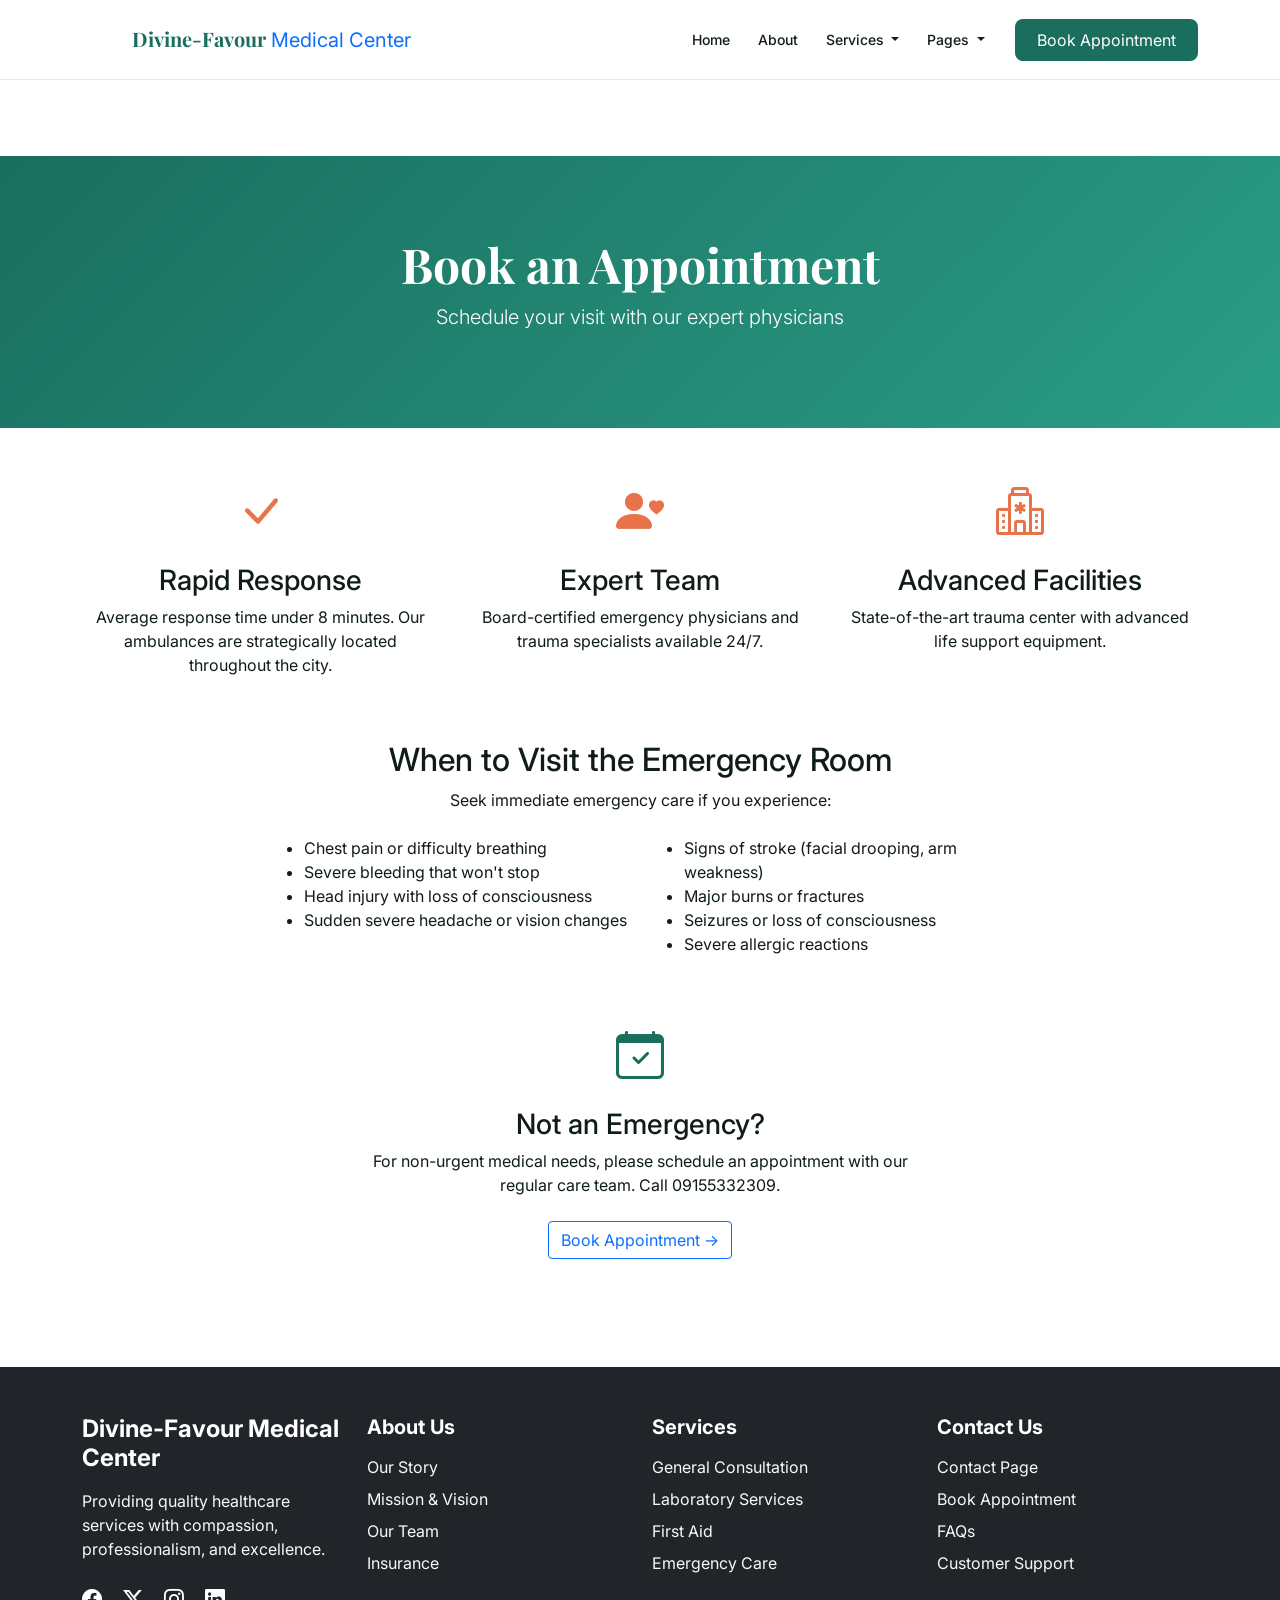
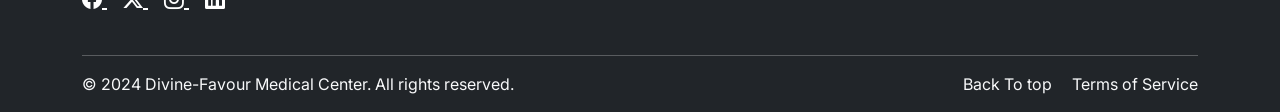
<file: pages/appointment.html>
<!doctype html>
<html lang="en">
  <head>
    <meta charset="UTF-8" />
    <meta name="viewport" content="width=device-width, initial-scale=1.0" />
    <title>Book Appointment - Divine-Favour Medical Center</title>
    <link rel="stylesheet" href="/css/bootstrap.min.css" />
    <link
      href="https://cdn.jsdelivr.net/npm/bootstrap-icons@1.11.3/font/bootstrap-icons.css"
      rel="stylesheet"
    />
    <link
      href="https://fonts.googleapis.com/css2?family=Inter:wght@300;400;500;600;700&family=Playfair+Display:wght@600;700&display=swap"
      rel="stylesheet"
    />
    <link rel="stylesheet" href="../pages/css2/appointment.css" />
  </head>
  <body>
    <!-- Main Navigation Bar -->
    <nav class="main-navbar navbar navbar-expand-lg">
      <div class="container">
        <!-- Brand / Logo -->
        <a class="navbar-brand" href="#">
          <div class="brand-icon">
            <i class="bi bi-heart-pulse-fill"></i>
          </div>
          <div class="brand-text">
            <strong>Divine-Favour</strong>
            <span>Medical Center</span>
          </div>
        </a>

        <!-- Mobile Toggle Button -->
        <button
          class="navbar-toggler"
          type="button"
          data-bs-toggle="collapse"
          data-bs-target="#mainNavbar"
        >
          <span class="navbar-toggler-icon"></span>
        </button>

        <!-- Navigation Links -->
        <div class="collapse navbar-collapse" id="mainNavbar">
          <ul class="navbar-nav ms-auto mb-2 mb-lg-0 align-items-lg-center">
            <!-- Home Link -->
            <li class="nav-item">
              <a class="nav-link nav-link-custom active" href="../index.html"
                >Home</a
              >
            </li>

            <!-- About Link -->
            <li class="nav-item">
              <a class="nav-link nav-link-custom" href="../pages/about.html"
                >About</a
              >
            </li>

            <!-- Services Dropdown -->
            <li class="nav-item dropdown">
              <a
                class="nav-link nav-link-custom dropdown-toggle"
                href="#"
                data-bs-toggle="dropdown"
              >
                Services
              </a>
              <ul class="dropdown-menu dropdown-menu-custom">
                <li>
                  <a class="dropdown-item" href="../pages/medical-checkup.html"
                    ><i class="bi bi-heart-pulse"></i>Medical Checkup</a
                  >
                </li>
                <li>
                  <a class="dropdown-item" href="../pages/emergency-care.html"
                    ><i class="bi bi-truck-front"></i>Emergency Care</a
                  >
                </li>
                <li>
                  <a class="dropdown-item" href="../pages/insurance.html"
                    ><i class="bi bi-shield-check"></i>Insurance</a
                  >
                </li>
                <li>
                  <a class="dropdown-item" href="../pages/appointment.html"
                    ><i class="bi bi-calendar-check"></i>Appointment</a
                  >
                </li>
              </ul>
            </li>

            <!-- Pages Dropdown -->
            <li class="nav-item dropdown">
              <a
                class="nav-link nav-link-custom dropdown-toggle"
                href="#"
                data-bs-toggle="dropdown"
              >
                Pages
              </a>
              <ul class="dropdown-menu dropdown-menu-custom">
                <li>
                  <a class="dropdown-item" href="../pages/faqs.html"
                    ><i class="bi bi-question-circle"></i>FAQs</a
                  >
                </li>
                <li>
                  <a class="dropdown-item" href="../pages/doctors-staff.html"
                    ><i class="bi bi-people"></i>Doctors & Staff</a
                  >
                </li>
                <li>
                  <a class="dropdown-item" href="../pages/profile.html"
                    ><i class="bi bi-person-circle"></i>Profile</a
                  >
                </li>
                <li>
                  <a class="dropdown-item" href="../pages/first-aid.html"
                    ><i class="bi bi-newspaper"></i>First Aid</a
                  >
                </li>
                <li><hr class="dropdown-divider my-1" /></li>
                <li>
                  <a class="dropdown-item" href="../pages/contact.html"
                    ><i class="bi bi-envelope"></i>Contact</a
                  >
                </li>
              </ul>
            </li>
          </ul>

          <!-- Action Buttons -->
          <div class="d-flex gap-2 ms-lg-3 mt-3 mt-lg-0">
            <a href="../pages/appointment.html" class="nav-cta-signup"
              >Book Appointment</a
            >
          </div>
        </div>
      </div>
    </nav>

    <section class="page-header">
      <div class="container text-center">
        <h1 class="page-title">Book an Appointment</h1>
        <p class="lead">Schedule your visit with our expert physicians</p>
      </div>
    </section>

    <section class="container py-5">
      <div class="row g-4">
        <div class="col-md-4">
          <div class="service-card text-center">
            <i
              class="bi bi-check-lg"
              style="font-size: 48px; color: var(--accent)"
            ></i>
            <h3 class="mt-3">Rapid Response</h3>
            <p>
              Average response time under 8 minutes. Our ambulances are
              strategically located throughout the city.
            </p>
          </div>
        </div>
        <div class="col-md-4">
          <div class="service-card text-center">
            <i
              class="bi bi-person-heart"
              style="font-size: 48px; color: var(--accent)"
            ></i>
            <h3 class="mt-3">Expert Team</h3>
            <p>
              Board-certified emergency physicians and trauma specialists
              available 24/7.
            </p>
          </div>
        </div>
        <div class="col-md-4">
          <div class="service-card text-center">
            <i
              class="bi bi-hospital"
              style="font-size: 48px; color: var(--accent)"
            ></i>
            <h3 class="mt-3">Advanced Facilities</h3>
            <p>
              State-of-the-art trauma center with advanced life support
              equipment.
            </p>
          </div>
        </div>
      </div>

      <div class="row mt-5">
        <div class="col-lg-8 mx-auto text-center">
          <h2>When to Visit the Emergency Room</h2>
          <p>Seek immediate emergency care if you experience:</p>
          <div class="row mt-4">
            <div class="col-md-6 text-start">
              <ul>
                <li>Chest pain or difficulty breathing</li>
                <li>Severe bleeding that won't stop</li>
                <li>Head injury with loss of consciousness</li>
                <li>Sudden severe headache or vision changes</li>
              </ul>
            </div>
            <div class="col-md-6 text-start">
              <ul>
                <li>Signs of stroke (facial drooping, arm weakness)</li>
                <li>Major burns or fractures</li>
                <li>Seizures or loss of consciousness</li>
                <li>Severe allergic reactions</li>
              </ul>
            </div>
          </div>
        </div>
      </div>

      <div class="row mt-5">
        <div class="col-md-6 mx-auto">
          <div class="service-card text-center">
            <i
              class="bi bi-calendar-check"
              style="font-size: 48px; color: var(--primary)"
            ></i>
            <h3 class="mt-3">Not an Emergency?</h3>
            <p>
              For non-urgent medical needs, please schedule an appointment with
              our regular care team. Call 09155332309.
            </p>
            <a href="appointment.html" class="btn btn-outline-primary mt-2"
              >Book Appointment →</a
            >
          </div>
        </div>
      </div>
    </section>

    <footer class="footer bg-dark text-white pt-5 pb-3">
      <div class="container">
        <div class="row">
          <!-- Left Section -->
          <div class="col-lg-3 mb-4">
            <h4 class="fw-bold mb-3">Divine-Favour Medical Center</h4>

            <p class="text-light">
              Providing quality healthcare services with compassion,
              professionalism, and excellence.
            </p>

            <!-- Social Media Icons -->
            <div class="mt-4">
              <a
                href="https://facebook.com"
                target="_blank"
                class="text-white me-3 fs-5"
              >
                <i class="bi bi-facebook"></i>
              </a>

              <a
                href="https://twitter.com"
                target="_blank"
                class="text-white me-3 fs-5"
              >
                <i class="bi bi-twitter-x"></i>
              </a>

              <a
                href="https://instagram.com"
                target="_blank"
                class="text-white me-3 fs-5"
              >
                <i class="bi bi-instagram"></i>
              </a>

              <a
                href="https://linkedin.com"
                target="_blank"
                class="text-white fs-5"
              >
                <i class="bi bi-linkedin"></i>
              </a>
            </div>
          </div>

          <!-- About Us -->
          <div class="col-lg-3 col-md-4 mb-4">
            <h5 class="fw-bold mb-3">About Us</h5>

            <ul class="list-unstyled">
              <li class="mb-2">
                <a
                  href="../pages/about.html"
                  class="text-light text-decoration-none"
                >
                  Our Story
                </a>
              </li>

              <li class="mb-2">
                <a
                  href="../pages/emergency-care.html"
                  class="text-light text-decoration-none"
                >
                  Mission & Vision
                </a>
              </li>

              <li class="mb-2">
                <a
                  href="../pages/doctors-staff.html"
                  class="text-light text-decoration-none"
                >
                  Our Team
                </a>
              </li>

              <li>
                <a
                  href="../pages/insurance.html"
                  class="text-light text-decoration-none"
                >
                  Insurance
                </a>
              </li>
            </ul>
          </div>

          <!-- Services -->
          <div class="col-lg-3 col-md-4 mb-4">
            <h5 class="fw-bold mb-3">Services</h5>

            <ul class="list-unstyled">
              <li class="mb-2">
                <a
                  href="../pages/contact.html"
                  class="text-light text-decoration-none"
                >
                  General Consultation
                </a>
              </li>

              <li class="mb-2">
                <a href="../index.html" class="text-light text-decoration-none">
                  Laboratory Services
                </a>
              </li>

              <li class="mb-2">
                <a
                  href="pages/first-aid.html"
                  class="text-light text-decoration-none"
                >
                  First Aid
                </a>
              </li>

              <li>
                <a
                  href="../pages/emergency-care.html"
                  class="text-light text-decoration-none"
                >
                  Emergency Care
                </a>
              </li>
            </ul>
          </div>

          <!-- Contact Us -->
          <div class="col-lg-3 col-md-4 mb-4">
            <h5 class="fw-bold mb-3">Contact Us</h5>

            <ul class="list-unstyled">
              <li class="mb-2">
                <a href="contact.html" class="text-light text-decoration-none">
                  Contact Page
                </a>
              </li>

              <li class="mb-2">
                <a
                  href="pages/appointment.html"
                  class="text-light text-decoration-none"
                >
                  Book Appointment
                </a>
              </li>

              <li class="mb-2">
                <a
                  href="pages/faqs.html"
                  class="text-light text-decoration-none"
                >
                  FAQs
                </a>
              </li>

              <li>
                <a
                  href="pages/contact.html"
                  class="text-light text-decoration-none"
                >
                  Customer Support
                </a>
              </li>
            </ul>
          </div>
        </div>

        <!-- Bottom Footer -->
        <hr class="border-secondary" />

        <div class="row align-items-center">
          <div class="col-md-6">
            <p class="mb-0 text-light">
              © 2024 Divine-Favour Medical Center. All rights reserved.
            </p>
          </div>

          <div class="col-md-6 text-md-end mt-3 mt-md-0">
            <a
              href="../pages/appointment.html"
              class="text-light text-decoration-none me-3"
            >
              Back To top
            </a>

            <a href="#" class="text-light text-decoration-none">
              Terms of Service
            </a>
          </div>
        </div>
      </div>
    </footer>

    <script src="../js/bootstrap.js"></script>
  </body>
</html>
</file>
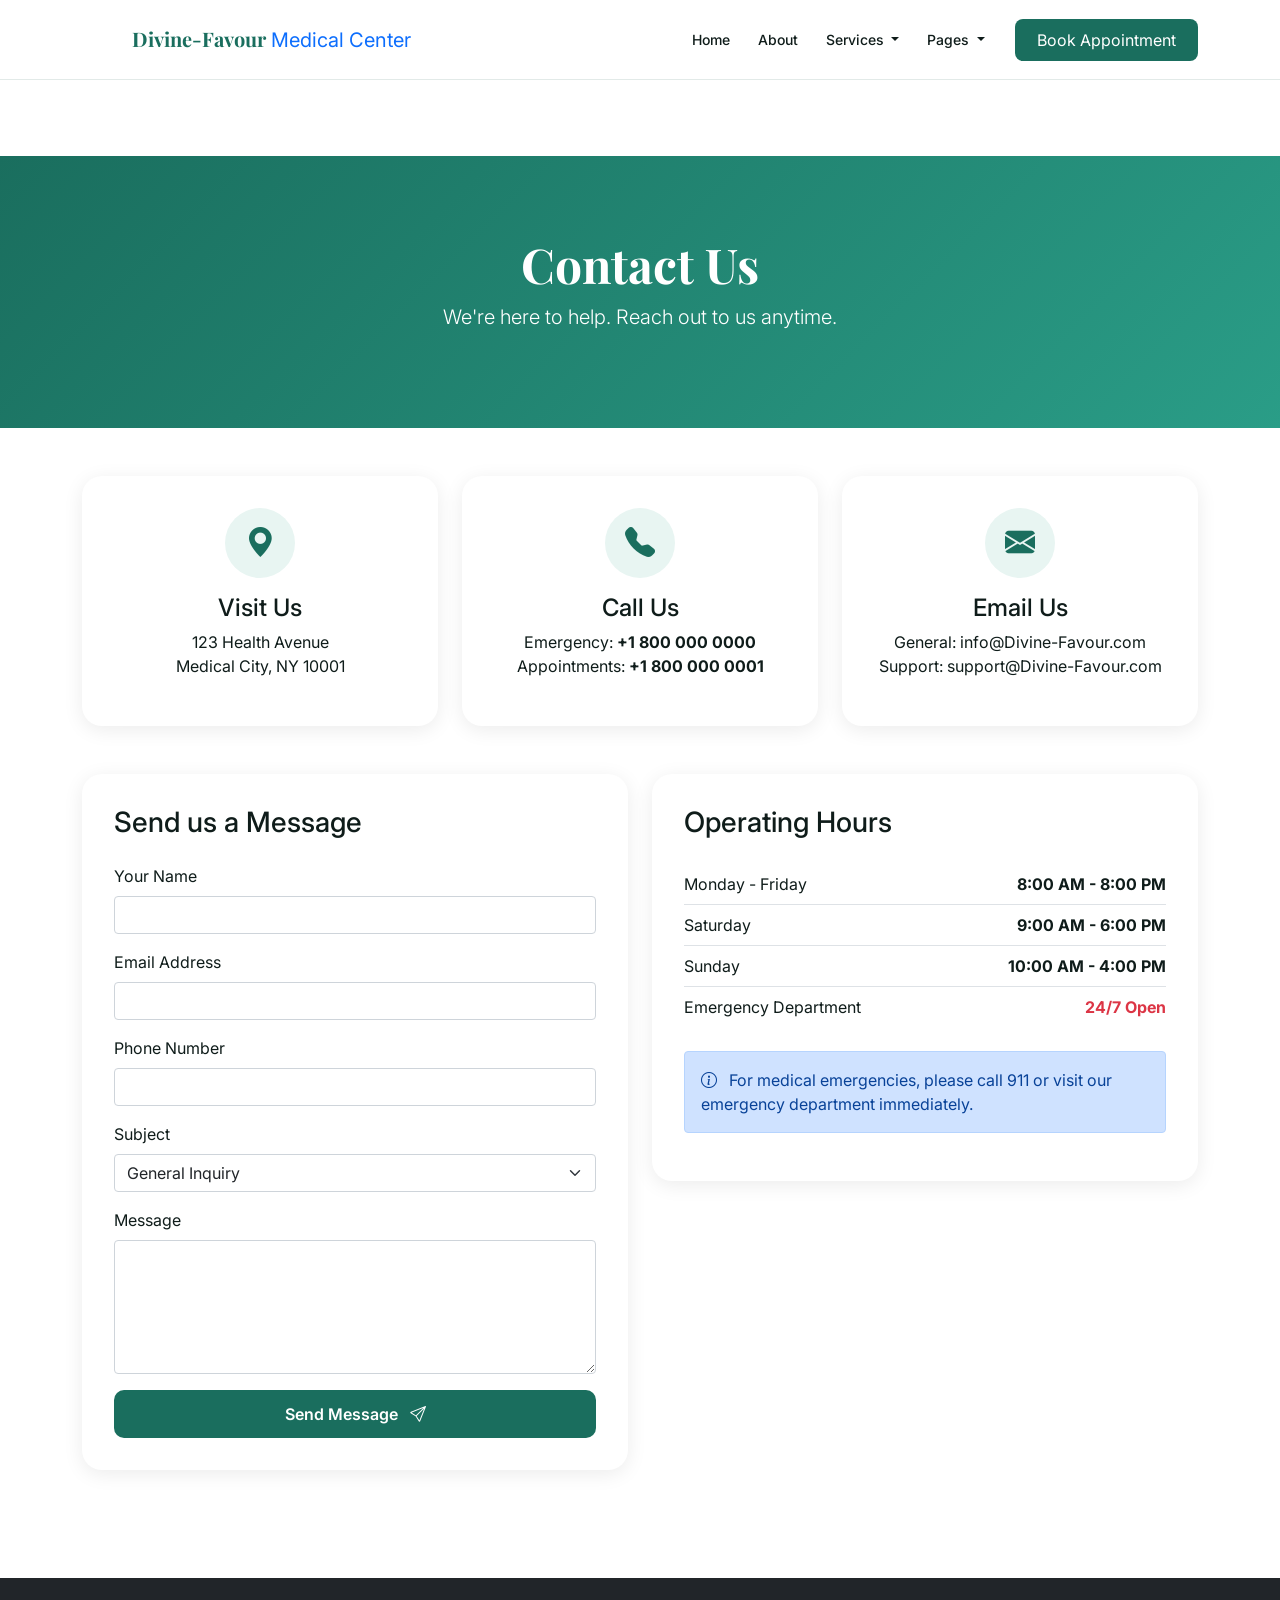
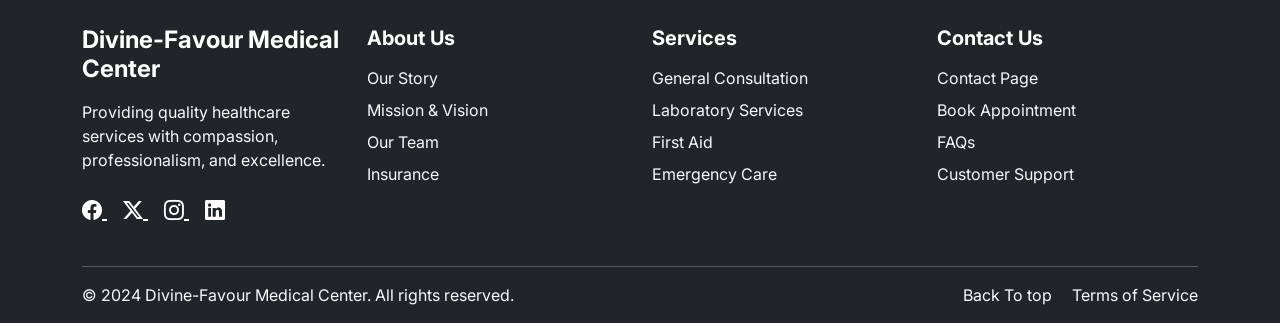
<file: pages/contact.html>
<!doctype html>
<html lang="en">
  <head>
    <meta charset="UTF-8" />
    <meta name="viewport" content="width=device-width, initial-scale=1.0" />
    <title>Contact Us - Divine-Favour Medical Center</title>
    <link rel="stylesheet" href="../css/bootstrap.min.css" />
    <link
      href="https://cdn.jsdelivr.net/npm/bootstrap-icons@1.11.3/font/bootstrap-icons.css"
      rel="stylesheet"
    />
    <link
      href="https://fonts.googleapis.com/css2?family=Inter:wght@300;400;500;600;700&family=Playfair+Display:wght@600;700&display=swap"
      rel="stylesheet"
    />
    <link rel="stylesheet" href="../pages/css2/contact.css" />
  </head>
  <body>
    <!-- Main Navigation Bar -->
    <nav class="main-navbar navbar navbar-expand-lg">
      <div class="container">
        <!-- Brand / Logo -->
        <a class="navbar-brand" href="#">
          <div class="brand-icon">
            <i class="bi bi-heart-pulse-fill"></i>
          </div>
          <div class="brand-text">
            <strong>Divine-Favour</strong>
            <span>Medical Center</span>
          </div>
        </a>

        <!-- Mobile Toggle Button -->
        <button
          class="navbar-toggler"
          type="button"
          data-bs-toggle="collapse"
          data-bs-target="#mainNavbar"
        >
          <span class="navbar-toggler-icon"></span>
        </button>

        <!-- Navigation Links -->
        <div class="collapse navbar-collapse" id="mainNavbar">
          <ul class="navbar-nav ms-auto mb-2 mb-lg-0 align-items-lg-center">
            <!-- Home Link -->
            <li class="nav-item">
              <a class="nav-link nav-link-custom active" href="../index.html"
                >Home</a
              >
            </li>

            <!-- About Link -->
            <li class="nav-item">
              <a class="nav-link nav-link-custom" href="../pages/about.html"
                >About</a
              >
            </li>

            <!-- Services Dropdown -->
            <li class="nav-item dropdown">
              <a
                class="nav-link nav-link-custom dropdown-toggle"
                href="#"
                data-bs-toggle="dropdown"
              >
                Services
              </a>
              <ul class="dropdown-menu dropdown-menu-custom">
                <li>
                  <a class="dropdown-item" href="../pages/medical-checkup.html"
                    ><i class="bi bi-heart-pulse"></i>Medical Checkup</a
                  >
                </li>
                <li>
                  <a class="dropdown-item" href="../pages/emergency-care.html"
                    ><i class="bi bi-truck-front"></i>Emergency Care</a
                  >
                </li>
                <li>
                  <a class="dropdown-item" href="../pages/insurance.html"
                    ><i class="bi bi-shield-check"></i>Insurance</a
                  >
                </li>
                <li>
                  <a class="dropdown-item" href="../pages/appointment.html"
                    ><i class="bi bi-calendar-check"></i>Appointment</a
                  >
                </li>
              </ul>
            </li>

            <!-- Pages Dropdown -->
            <li class="nav-item dropdown">
              <a
                class="nav-link nav-link-custom dropdown-toggle"
                href="#"
                data-bs-toggle="dropdown"
              >
                Pages
              </a>
              <ul class="dropdown-menu dropdown-menu-custom">
                <li>
                  <a class="dropdown-item" href="../pages/faqs.html"
                    ><i class="bi bi-question-circle"></i>FAQs</a
                  >
                </li>
                <li>
                  <a class="dropdown-item" href="../pages/doctors-staff.html"
                    ><i class="bi bi-people"></i>Doctors & Staff</a
                  >
                </li>
                <li>
                  <a class="dropdown-item" href="../pages/profile.html"
                    ><i class="bi bi-person-circle"></i>Profile</a
                  >
                </li>
                <li>
                  <a class="dropdown-item" href="../pages/first-aid.html"
                    ><i class="bi bi-newspaper"></i>First Aid</a
                  >
                </li>
                <li><hr class="dropdown-divider my-1" /></li>
                <li>
                  <a class="dropdown-item" href="../pages/contact.html"
                    ><i class="bi bi-envelope"></i>Contact</a
                  >
                </li>
              </ul>
            </li>
          </ul>

          <!-- Action Buttons -->
          <div class="d-flex gap-2 ms-lg-3 mt-3 mt-lg-0">
            <a href="../pages/appointment.html" class="nav-cta-signup"
              >Book Appointment</a
            >
          </div>
        </div>
      </div>
    </nav>

    <section class="page-header">
      <div class="container text-center">
        <h1 class="page-title">Contact Us</h1>
        <p class="lead">We're here to help. Reach out to us anytime.</p>
      </div>
    </section>

    <section class="container py-5">
      <div class="row g-4 mb-5">
        <div class="col-md-4">
          <div class="contact-info-card">
            <div class="contact-icon"><i class="bi bi-geo-alt-fill"></i></div>
            <h4>Visit Us</h4>
            <p>123 Health Avenue<br />Medical City, NY 10001</p>
          </div>
        </div>
        <div class="col-md-4">
          <div class="contact-info-card">
            <div class="contact-icon"><i class="bi bi-telephone-fill"></i></div>
            <h4>Call Us</h4>
            <p>
              Emergency: <strong>+1 800 000 0000</strong><br />Appointments:
              <strong>+1 800 000 0001</strong>
            </p>
          </div>
        </div>
        <div class="col-md-4">
          <div class="contact-info-card">
            <div class="contact-icon"><i class="bi bi-envelope-fill"></i></div>
            <h4>Email Us</h4>
            <p>
              General: info@Divine-Favour.com<br />Support:
              support@Divine-Favour.com
            </p>
          </div>
        </div>
      </div>

      <div class="row">
        <div class="col-lg-6">
          <div class="contact-form">
            <h3 class="mb-4">Send us a Message</h3>
            <form>
              <div class="mb-3">
                <label class="form-label">Your Name</label>
                <input type="text" class="form-control" required />
              </div>
              <div class="mb-3">
                <label class="form-label">Email Address</label>
                <input type="email" class="form-control" required />
              </div>
              <div class="mb-3">
                <label class="form-label">Phone Number</label>
                <input type="tel" class="form-control" />
              </div>
              <div class="mb-3">
                <label class="form-label">Subject</label>
                <select class="form-select">
                  <option>General Inquiry</option>
                  <option>Appointment Request</option>
                  <option>Medical Question</option>
                  <option>Billing Question</option>
                  <option>Feedback</option>
                </select>
              </div>
              <div class="mb-3">
                <label class="form-label">Message</label>
                <textarea class="form-control" rows="5" required></textarea>
              </div>
              <button type="submit" class="btn-submit">
                Send Message <i class="bi bi-send ms-2"></i>
              </button>
            </form>
          </div>
        </div>
        <div class="col-lg-6">
          <div class="contact-form">
            <h3 class="mb-4">Operating Hours</h3>
            <div class="mb-4">
              <div class="d-flex justify-content-between py-2 border-bottom">
                <span>Monday - Friday</span>
                <strong>8:00 AM - 8:00 PM</strong>
              </div>
              <div class="d-flex justify-content-between py-2 border-bottom">
                <span>Saturday</span>
                <strong>9:00 AM - 6:00 PM</strong>
              </div>
              <div class="d-flex justify-content-between py-2 border-bottom">
                <span>Sunday</span>
                <strong>10:00 AM - 4:00 PM</strong>
              </div>
              <div class="d-flex justify-content-between py-2">
                <span>Emergency Department</span>
                <strong class="text-danger">24/7 Open</strong>
              </div>
            </div>
            <div class="alert alert-primary mt-3">
              <i class="bi bi-info-circle me-2"></i> For medical emergencies,
              please call 911 or visit our emergency department immediately.
            </div>
          </div>
        </div>
      </div>
    </section>

    <footer class="footer bg-dark text-white pt-5 pb-3">
      <div class="container">
        <div class="row">
          <!-- Left Section -->
          <div class="col-lg-3 mb-4">
            <h4 class="fw-bold mb-3">Divine-Favour Medical Center</h4>

            <p class="text-light">
              Providing quality healthcare services with compassion,
              professionalism, and excellence.
            </p>

            <!-- Social Media Icons -->
            <div class="mt-4">
              <a
                href="https://facebook.com"
                target="_blank"
                class="text-white me-3 fs-5"
              >
                <i class="bi bi-facebook"></i>
              </a>

              <a
                href="https://twitter.com"
                target="_blank"
                class="text-white me-3 fs-5"
              >
                <i class="bi bi-twitter-x"></i>
              </a>

              <a
                href="https://instagram.com"
                target="_blank"
                class="text-white me-3 fs-5"
              >
                <i class="bi bi-instagram"></i>
              </a>

              <a
                href="https://linkedin.com"
                target="_blank"
                class="text-white fs-5"
              >
                <i class="bi bi-linkedin"></i>
              </a>
            </div>
          </div>

          <!-- About Us -->
          <div class="col-lg-3 col-md-4 mb-4">
            <h5 class="fw-bold mb-3">About Us</h5>

            <ul class="list-unstyled">
              <li class="mb-2">
                <a
                  href="../pages/about.html"
                  class="text-light text-decoration-none"
                >
                  Our Story
                </a>
              </li>

              <li class="mb-2">
                <a
                  href="../pages/emergency-care.html"
                  class="text-light text-decoration-none"
                >
                  Mission & Vision
                </a>
              </li>

              <li class="mb-2">
                <a
                  href="../pages/doctors-staff.html"
                  class="text-light text-decoration-none"
                >
                  Our Team
                </a>
              </li>

              <li>
                <a
                  href="../pages/insurance.html"
                  class="text-light text-decoration-none"
                >
                  Insurance
                </a>
              </li>
            </ul>
          </div>

          <!-- Services -->
          <div class="col-lg-3 col-md-4 mb-4">
            <h5 class="fw-bold mb-3">Services</h5>

            <ul class="list-unstyled">
              <li class="mb-2">
                <a
                  href="../pages/contact.html"
                  class="text-light text-decoration-none"
                >
                  General Consultation
                </a>
              </li>

              <li class="mb-2">
                <a href="../index.html" class="text-light text-decoration-none">
                  Laboratory Services
                </a>
              </li>

              <li class="mb-2">
                <a
                  href="pages/first-aid.html"
                  class="text-light text-decoration-none"
                >
                  First Aid
                </a>
              </li>

              <li>
                <a
                  href="../pages/emergency-care.html"
                  class="text-light text-decoration-none"
                >
                  Emergency Care
                </a>
              </li>
            </ul>
          </div>

          <!-- Contact Us -->
          <div class="col-lg-3 col-md-4 mb-4">
            <h5 class="fw-bold mb-3">Contact Us</h5>

            <ul class="list-unstyled">
              <li class="mb-2">
                <a href="contact.html" class="text-light text-decoration-none">
                  Contact Page
                </a>
              </li>

              <li class="mb-2">
                <a
                  href="pages/appointment.html"
                  class="text-light text-decoration-none"
                >
                  Book Appointment
                </a>
              </li>

              <li class="mb-2">
                <a
                  href="pages/faqs.html"
                  class="text-light text-decoration-none"
                >
                  FAQs
                </a>
              </li>

              <li>
                <a
                  href="pages/contact.html"
                  class="text-light text-decoration-none"
                >
                  Customer Support
                </a>
              </li>
            </ul>
          </div>
        </div>

        <!-- Bottom Footer -->
        <hr class="border-secondary" />

        <div class="row align-items-center">
          <div class="col-md-6">
            <p class="mb-0 text-light">
              © 2024 Divine-Favour Medical Center. All rights reserved.
            </p>
          </div>

          <div class="col-md-6 text-md-end mt-3 mt-md-0">
            <a
              href="../pages/contact.html"
              class="text-light text-decoration-none me-3"
            >
              Back To top
            </a>

            <a href="#" class="text-light text-decoration-none">
              Terms of Service
            </a>
          </div>
        </div>
      </div>
    </footer>

    <script src="../js/bootstrap.js"></script>
  </body>
</html>
</file>
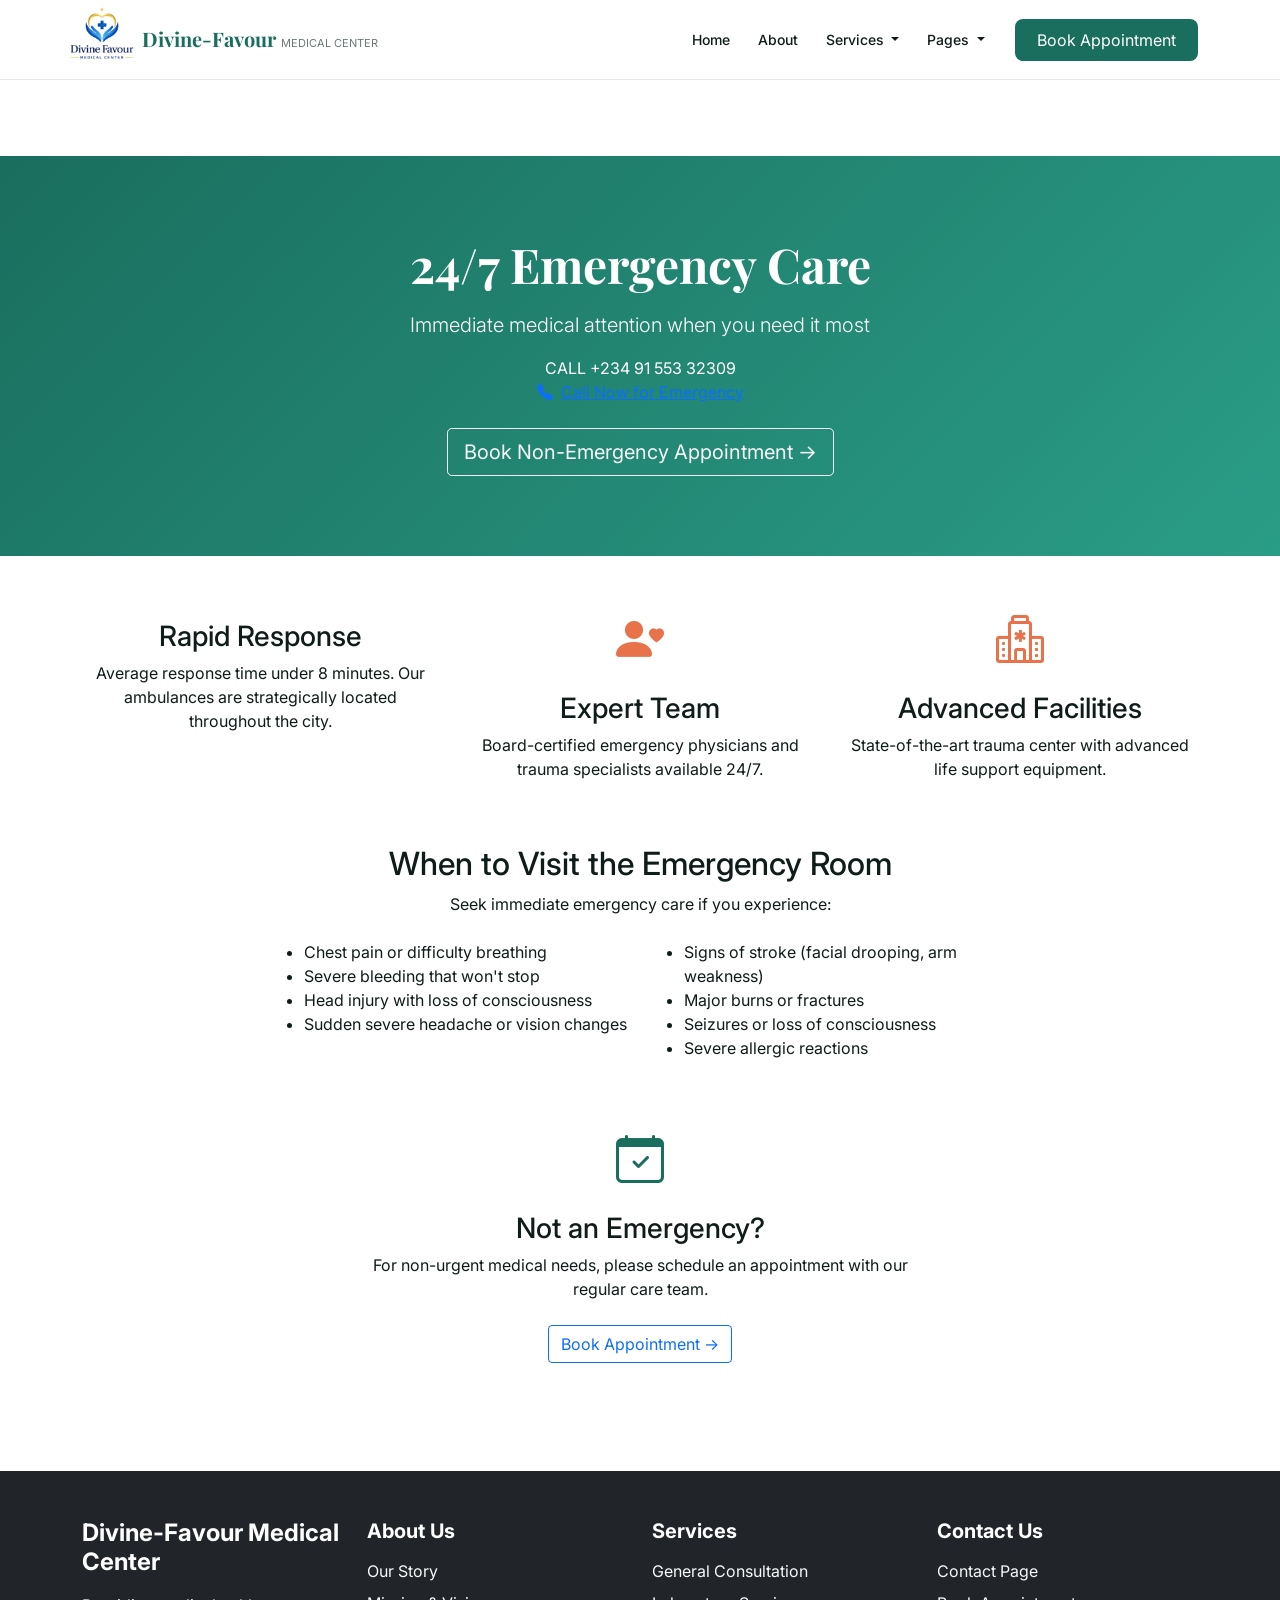
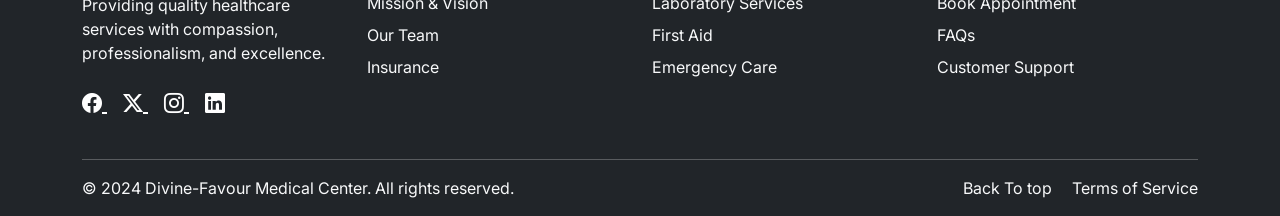
<file: pages/emergency-care.html>
<!doctype html>
<html lang="en">
  <head>
    <meta charset="UTF-8" />
    <meta name="viewport" content="width=device-width, initial-scale=1.0" />
    <title>Emergency Care - Destiny Medical Center</title>

    <link
      rel="stylesheet"
      href="https://cdn.jsdelivr.net/npm/bootstrap-icons@1.13.1/font/bootstrap-icons.min.css"
    />
    <link
      href="https://fonts.googleapis.com/css2?family=Inter:wght@300;400;500;600;700&family=Playfair+Display:wght@600;700&display=swap"
      rel="stylesheet"
    />
    <link rel="stylesheet" href="../css/bootstrap.min.css" />

    <link rel="stylesheet" href="../pages/css2/emergency.css" />
  </head>
  <body>
    <!-- Main Navigation Bar -->
    <nav class="main-navbar navbar navbar-expand-lg">
      <div class="container">
        <!-- Brand / Logo -->
        <a class="navbar-brand" href="../index.html">
          <div class="brand-icon">
            <img
              src="../logo/ChatGPT Image May 13, 2026, 05_31_06 PM.png"
              width="130px"
            />
          </div>
          <br />

          <div class="brand-text">
            <strong>Divine-Favour</strong>
            <span>Medical Center</span>
          </div>
        </a>

        <!-- Mobile Toggle Button -->
        <button
          class="navbar-toggler"
          type="button"
          data-bs-toggle="collapse"
          data-bs-target="#mainNavbar"
        >
          <span class="navbar-toggler-icon"></span>
        </button>

        <!-- Navigation Links -->
        <div class="collapse navbar-collapse" id="mainNavbar">
          <ul class="navbar-nav ms-auto mb-2 mb-lg-0 align-items-lg-center">
            <!-- Home Link -->
            <li class="nav-item">
              <a class="nav-link nav-link-custom a ctive" href="../index.html"
                >Home</a
              >
            </li>

            <!-- About Link -->
            <li class="nav-item">
              <a class="nav-link nav-link-custom" href="../pages/about.html"
                >About</a
              >
            </li>

            <!-- Services Dropdown -->
            <li class="nav-item dropdown">
              <a
                class="nav-link nav-link-custom dropdown-toggle"
                href="#"
                data-bs-toggle="dropdown"
              >
                Services
              </a>
              <ul class="dropdown-menu dropdown-menu-custom">
                <li>
                  <a class="dropdown-item" href="../pages/medical-checkup.html"
                    ><i class="bi bi-heart-pulse"></i>Medical Checkup</a
                  >
                </li>
                <li>
                  <a class="dropdown-item" href="../pages/emergency-care.html"
                    ><i class="bi bi-truck-front"></i>Emergency Care</a
                  >
                </li>
                <li>
                  <a class="dropdown-item" href="../pages/insurance.html"
                    ><i class="bi bi-shield-check"></i>Insurance</a
                  >
                </li>
                <li>
                  <a class="dropdown-item" href="../pages/appointment.html"
                    ><i class="bi bi-calendar-check"></i>Appointment</a
                  >
                </li>
              </ul>
            </li>

            <!-- Pages Dropdown -->
            <li class="nav-item dropdown">
              <a
                class="nav-link nav-link-custom dropdown-toggle"
                href="#"
                data-bs-toggle="dropdown"
              >
                Pages
              </a>
              <ul class="dropdown-menu dropdown-menu-custom">
                <li>
                  <a class="dropdown-item" href="../pages/faqs.html"
                    ><i class="bi bi-question-circle"></i>FAQs</a
                  >
                </li>
                <li>
                  <a class="dropdown-item" href="../pages/doctors-staff.html"
                    ><i class="bi bi-people"></i>Doctors & Staff</a
                  >
                </li>
                <li>
                  <a class="dropdown-item" href="../pages/profile.html"
                    ><i class="bi bi-person-circle"></i>Profile</a
                  >
                </li>
                <li>
                  <a class="dropdown-item" href="#"
                    ><i class="bi bi-newspaper"></i>Blog</a
                  >
                </li>
                <li><hr class="dropdown-divider my-1" /></li>
                <li>
                  <a class="dropdown-item" href="../pages/contact.html"
                    ><i class="bi bi-envelope"></i>Contact</a
                  >
                </li>
              </ul>
            </li>
          </ul>

          <!-- Action Buttons -->
          <div class="d-flex gap-2 ms-lg-3 mt-3 mt-lg-0">
            <a href="../pages/appointment.html" class="nav-cta-signup"
              >Book Appointment</a
            >
          </div>
        </div>
      </div>
    </nav>

    <section class="page-header">
      <div class="container text-center">
        <h1 class="page-title">24/7 Emergency Care</h1>
        <p class="lead">Immediate medical attention when you need it most</p>
        <div class="emergency-number">CALL +234 91 553 32309</div>
        <a href="tel:+2349155332309" class="btn-call"
          ><i class="bi bi-telephone-fill me-2"></i>Call Now for Emergency</a
        >
        <div class="mt-4">
          <a href="appointment.html" class="btn btn-outline-light btn-lg"
            >Book Non-Emergency Appointment →</a
          >
        </div>
      </div>
    </section>

    <section class="container py-5">
      <div class="row g-4">
        <div class="col-md-4">
          <div class="service-card text-center">
            <i
              class="bi bi-ambulance"
              style="font-size: 48px; color: var(--accent)"
            ></i>
            <h3 class="mt-3">Rapid Response</h3>
            <p>
              Average response time under 8 minutes. Our ambulances are
              strategically located throughout the city.
            </p>
          </div>
        </div>
        <div class="col-md-4">
          <div class="service-card text-center">
            <i
              class="bi bi-person-heart"
              style="font-size: 48px; color: var(--accent)"
            ></i>
            <h3 class="mt-3">Expert Team</h3>
            <p>
              Board-certified emergency physicians and trauma specialists
              available 24/7.
            </p>
          </div>
        </div>
        <div class="col-md-4">
          <div class="service-card text-center">
            <i
              class="bi bi-hospital"
              style="font-size: 48px; color: var(--accent)"
            ></i>
            <h3 class="mt-3">Advanced Facilities</h3>
            <p>
              State-of-the-art trauma center with advanced life support
              equipment.
            </p>
          </div>
        </div>
      </div>

      <div class="row mt-5">
        <div class="col-lg-8 mx-auto text-center">
          <h2>When to Visit the Emergency Room</h2>
          <p>Seek immediate emergency care if you experience:</p>
          <div class="row mt-4">
            <div class="col-md-6 text-start">
              <ul>
                <li>Chest pain or difficulty breathing</li>
                <li>Severe bleeding that won't stop</li>
                <li>Head injury with loss of consciousness</li>
                <li>Sudden severe headache or vision changes</li>
              </ul>
            </div>
            <div class="col-md-6 text-start">
              <ul>
                <li>Signs of stroke (facial drooping, arm weakness)</li>
                <li>Major burns or fractures</li>
                <li>Seizures or loss of consciousness</li>
                <li>Severe allergic reactions</li>
              </ul>
            </div>
          </div>
        </div>
      </div>

      <div class="row mt-5">
        <div class="col-md-6 mx-auto">
          <div class="service-card text-center">
            <i
              class="bi bi-calendar-check"
              style="font-size: 48px; color: var(--primary)"
            ></i>
            <h3 class="mt-3">Not an Emergency?</h3>
            <p>
              For non-urgent medical needs, please schedule an appointment with
              our regular care team.
            </p>
            <a href="appointment.html" class="btn btn-outline-primary mt-2"
              >Book Appointment →</a
            >
          </div>
        </div>
      </div>
    </section>

    <footer class="footer bg-dark text-white pt-5 pb-3">
      <div class="container">
        <div class="row">
          <!-- Left Section -->
          <div class="col-lg-3 mb-4">
            <h4 class="fw-bold mb-3">Divine-Favour Medical Center</h4>

            <p class="text-light">
              Providing quality healthcare services with compassion,
              professionalism, and excellence.
            </p>

            <!-- Social Media Icons -->
            <div class="mt-4">
              <a
                href="https://facebook.com"
                target="_blank"
                class="text-white me-3 fs-5"
              >
                <i class="bi bi-facebook"></i>
              </a>

              <a
                href="https://twitter.com"
                target="_blank"
                class="text-white me-3 fs-5"
              >
                <i class="bi bi-twitter-x"></i>
              </a>

              <a
                href="https://instagram.com"
                target="_blank"
                class="text-white me-3 fs-5"
              >
                <i class="bi bi-instagram"></i>
              </a>

              <a
                href="https://linkedin.com"
                target="_blank"
                class="text-white fs-5"
              >
                <i class="bi bi-linkedin"></i>
              </a>
            </div>
          </div>

          <!-- About Us -->
          <div class="col-lg-3 col-md-4 mb-4">
            <h5 class="fw-bold mb-3">About Us</h5>

            <ul class="list-unstyled">
              <li class="mb-2">
                <a
                  href="../pages/about.html"
                  class="text-light text-decoration-none"
                >
                  Our Story
                </a>
              </li>

              <li class="mb-2">
                <a
                  href="../pages/emergency-care.html"
                  class="text-light text-decoration-none"
                >
                  Mission & Vision
                </a>
              </li>

              <li class="mb-2">
                <a
                  href="../pages/doctors-staff.html"
                  class="text-light text-decoration-none"
                >
                  Our Team
                </a>
              </li>

              <li>
                <a
                  href="../pages/insurance.html"
                  class="text-light text-decoration-none"
                >
                  Insurance
                </a>
              </li>
            </ul>
          </div>

          <!-- Services -->
          <div class="col-lg-3 col-md-4 mb-4">
            <h5 class="fw-bold mb-3">Services</h5>

            <ul class="list-unstyled">
              <li class="mb-2">
                <a
                  href="../pages/contact.html"
                  class="text-light text-decoration-none"
                >
                  General Consultation
                </a>
              </li>

              <li class="mb-2">
                <a href="../index.html" class="text-light text-decoration-none">
                  Laboratory Services
                </a>
              </li>

              <li class="mb-2">
                <a
                  href="pages/first-aid.html"
                  class="text-light text-decoration-none"
                >
                  First Aid
                </a>
              </li>

              <li>
                <a
                  href="../pages/emergency-care.html"
                  class="text-light text-decoration-none"
                >
                  Emergency Care
                </a>
              </li>
            </ul>
          </div>

          <!-- Contact Us -->
          <div class="col-lg-3 col-md-4 mb-4">
            <h5 class="fw-bold mb-3">Contact Us</h5>

            <ul class="list-unstyled">
              <li class="mb-2">
                <a href="contact.html" class="text-light text-decoration-none">
                  Contact Page
                </a>
              </li>

              <li class="mb-2">
                <a
                  href="pages/appointment.html"
                  class="text-light text-decoration-none"
                >
                  Book Appointment
                </a>
              </li>

              <li class="mb-2">
                <a
                  href="pages/faqs.html"
                  class="text-light text-decoration-none"
                >
                  FAQs
                </a>
              </li>

              <li>
                <a
                  href="pages/contact.html"
                  class="text-light text-decoration-none"
                >
                  Customer Support
                </a>
              </li>
            </ul>
          </div>
        </div>

        <!-- Bottom Footer -->
        <hr class="border-secondary" />

        <div class="row align-items-center">
          <div class="col-md-6">
            <p class="mb-0 text-light">
              © 2024 Divine-Favour Medical Center. All rights reserved.
            </p>
          </div>

          <div class="col-md-6 text-md-end mt-3 mt-md-0">
            <a
              href="../pages/emergency-care.html"
              class="text-light text-decoration-none me-3"
            >
              Back To top
            </a>

            <a href="#" class="text-light text-decoration-none">
              Terms of Service
            </a>
          </div>
        </div>
      </div>
    </footer>

    <script src="../js/bootstrap.js"></script>
  </body>
</html>
</file>
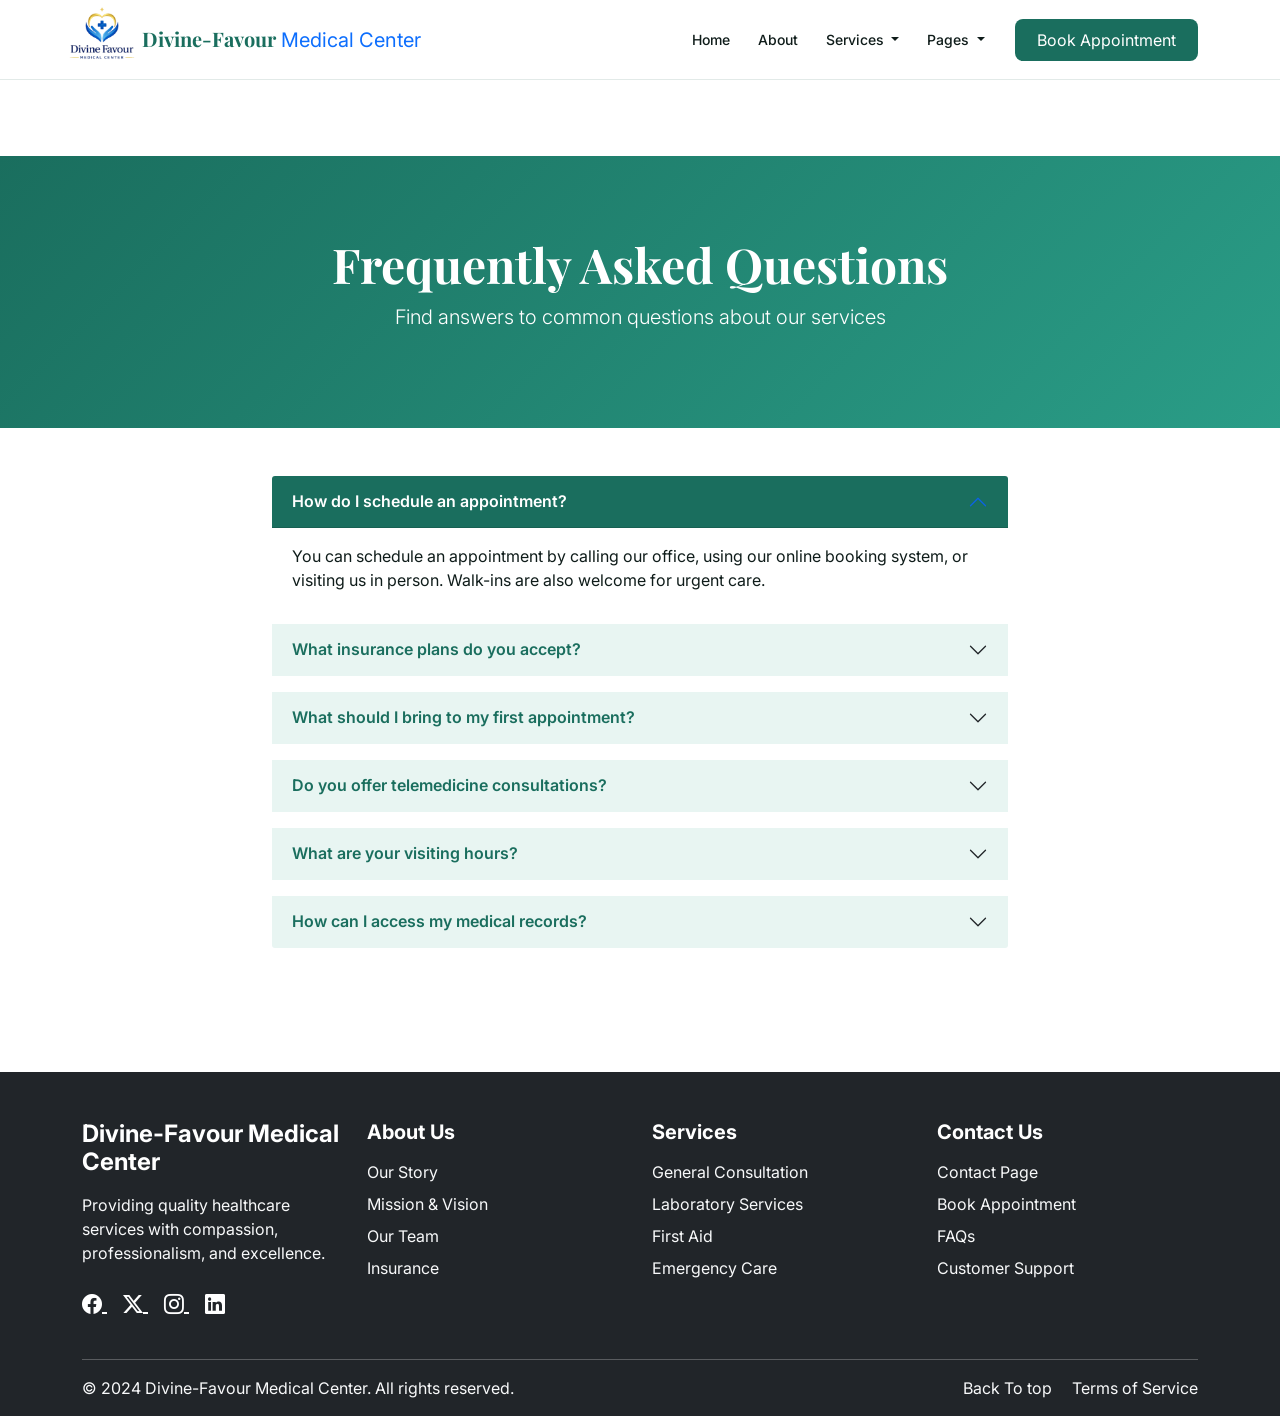
<file: pages/faqs.html>
<!doctype html>
<html lang="en">
  <head>
    <meta charset="UTF-8" />
    <meta name="viewport" content="width=device-width, initial-scale=1.0" />
    <title>FAQs - Divine-Favour Medical Center</title>
    <link
      rel="stylesheet"
      href="https://cdn.jsdelivr.net/npm/bootstrap-icons@1.13.1/font/bootstrap-icons.min.css"
    />

    <link
      href="https://fonts.googleapis.com/css2?family=Inter:wght@300;400;500;600;700&family=Playfair+Display:wght@600;700&display=swap"
      rel="stylesheet"
    />
    <link rel="stylesheet" href="/css/bootstrap.min.css" />
    <link rel="stylesheet" href="../pages/css2/faq.css" />
  </head>
  <body>
    <!-- Main Navigation Bar -->
    <nav class="main-navbar navbar navbar-expand-lg">
      <div class="container">
       <!-- Brand / Logo -->
        <a class="navbar-brand" href="../index.html">
          <div class="brand-icon">
         <img src="/logo/ChatGPT Image May 13, 2026, 05_31_06 PM.png" width="130px">
          </div> <br>
          
          <div class="brand-text">
            <strong>Divine-Favour</strong>
            <span>Medical Center</span>
          </div>
        </a>

        <!-- Mobile Toggle Button -->
        <button
          class="navbar-toggler"
          type="button"
          data-bs-toggle="collapse"
          data-bs-target="#mainNavbar"
        >
          <span class="navbar-toggler-icon"></span>
        </button>

        <!-- Navigation Links -->
        <div class="collapse navbar-collapse" id="mainNavbar">
          <ul class="navbar-nav ms-auto mb-2 mb-lg-0 align-items-lg-center">
            <!-- Home Link -->
            <li class="nav-item">
              <a class="nav-link nav-link-custom active" href="../index.html"
                >Home</a
              >
            </li>

            <!-- About Link -->
            <li class="nav-item">
              <a class="nav-link nav-link-custom" href="../pages/about.html"
                >About</a
              >
            </li>

            <!-- Services Dropdown -->
            <li class="nav-item dropdown">
              <a
                class="nav-link nav-link-custom dropdown-toggle"
                href="#"
                data-bs-toggle="dropdown"
              >
                Services
              </a>
              <ul class="dropdown-menu dropdown-menu-custom">
                <li>
                  <a class="dropdown-item" href="../pages/medical-checkup.html"
                    ><i class="bi bi-heart-pulse"></i>Medical Checkup</a
                  >
                </li>
                <li>
                  <a class="dropdown-item" href="../pages/emergency-care.html"
                    ><i class="bi bi-truck-front"></i>Emergency Care</a
                  >
                </li>
                <li>
                  <a class="dropdown-item" href="../pages/insurance.html"
                    ><i class="bi bi-shield-check"></i>Insurance</a
                  >
                </li>
                <li>
                  <a class="dropdown-item" href="../pages/appointment.html"
                    ><i class="bi bi-calendar-check"></i>Appointment</a
                  >
                </li>
              </ul>
            </li>

            <!-- Pages Dropdown -->
            <li class="nav-item dropdown">
              <a
                class="nav-link nav-link-custom dropdown-toggle"
                href="#"
                data-bs-toggle="dropdown"
              >
                Pages
              </a>
              <ul class="dropdown-menu dropdown-menu-custom">
                <li>
                  <a class="dropdown-item" href="../pages/faqs.html"
                    ><i class="bi bi-question-circle"></i>FAQs</a
                  >
                </li>
                <li>
                  <a class="dropdown-item" href="../pages/doctors-staff.html"
                    ><i class="bi bi-people"></i>Doctors & Staff</a
                  >
                </li>
                <li>
                  <a class="dropdown-item" href="../pages/profile.html"
                    ><i class="bi bi-person-circle"></i>Profile</a
                  >
                </li>
                <li>
                  <a class="dropdown-item" href="../pages/first-aid.html"
                    ><i class="bi bi-newspaper"></i>First Aid</a
                  >
                </li>
                <li><hr class="dropdown-divider my-1" /></li>
                <li>
                  <a class="dropdown-item" href="../pages/contact.html"
                    ><i class="bi bi-envelope"></i>Contact</a
                  >
                </li>
              </ul>
            </li>
          </ul>

          <!-- Action Buttons -->
          <div class="d-flex gap-2 ms-lg-3 mt-3 mt-lg-0">
            <a href="../pages/appointment.html" class="nav-cta-signup"
              >Book Appointment</a
            >
          </div>
        </div>
      </div>
    </nav>

    <section class="page-header">
      <div class="container text-center">
        <h1 class="page-title">Frequently Asked Questions</h1>
        <p class="lead">Find answers to common questions about our services</p>
      </div>
    </section>

    <section class="container py-5">
      <div class="row">
        <div class="col-lg-8 mx-auto">
          <div class="accordion" id="faqAccordion">
            <div class="accordion-item mb-3 border-0">
              <h2 class="accordion-header">
                <button
                  class="accordion-button"
                  type="button"
                  data-bs-toggle="collapse"
                  data-bs-target="#faq1"
                >
                  How do I schedule an appointment?
                </button>
              </h2>
              <div
                id="faq1"
                class="accordion-collapse collapse show"
                data-bs-parent="#faqAccordion"
              >
                <div class="accordion-body">
                  You can schedule an appointment by calling our office, using
                  our online booking system, or visiting us in person. Walk-ins
                  are also welcome for urgent care.
                </div>
              </div>
            </div>

            <div class="accordion-item mb-3 border-0">
              <h2 class="accordion-header">
                <button
                  class="accordion-button collapsed"
                  type="button"
                  data-bs-toggle="collapse"
                  data-bs-target="#faq2"
                >
                  What insurance plans do you accept?
                </button>
              </h2>
              <div
                id="faq2"
                class="accordion-collapse collapse"
                data-bs-parent="#faqAccordion"
              >
                <div class="accordion-body">
                  We accept most major insurance plans including Medicare,
                  Medicaid, Blue Cross Blue Shield, Aetna, Cigna, and
                  UnitedHealthcare. Please contact our office to verify your
                  specific plan.
                </div>
              </div>
            </div>

            <div class="accordion-item mb-3 border-0">
              <h2 class="accordion-header">
                <button
                  class="accordion-button collapsed"
                  type="button"
                  data-bs-toggle="collapse"
                  data-bs-target="#faq3"
                >
                  What should I bring to my first appointment?
                </button>
              </h2>
              <div
                id="faq3"
                class="accordion-collapse collapse"
                data-bs-parent="#faqAccordion"
              >
                <div class="accordion-body">
                  Please bring your insurance card, photo ID, list of current
                  medications, relevant medical records, and completed new
                  patient forms (available on our website).
                </div>
              </div>
            </div>

            <div class="accordion-item mb-3 border-0">
              <h2 class="accordion-header">
                <button
                  class="accordion-button collapsed"
                  type="button"
                  data-bs-toggle="collapse"
                  data-bs-target="#faq4"
                >
                  Do you offer telemedicine consultations?
                </button>
              </h2>
              <div
                id="faq4"
                class="accordion-collapse collapse"
                data-bs-parent="#faqAccordion"
              >
                <div class="accordion-body">
                  Yes, we offer virtual consultations for non-emergency
                  conditions. Telemedicine appointments can be scheduled through
                  our patient portal.
                </div>
              </div>
            </div>

            <div class="accordion-item mb-3 border-0">
              <h2 class="accordion-header">
                <button
                  class="accordion-button collapsed"
                  type="button"
                  data-bs-toggle="collapse"
                  data-bs-target="#faq5"
                >
                  What are your visiting hours?
                </button>
              </h2>
              <div
                id="faq5"
                class="accordion-collapse collapse"
                data-bs-parent="#faqAccordion"
              >
                <div class="accordion-body">
                  Our regular hours are Monday-Saturday, 8:00 AM to 6:00 PM. The
                  emergency department is open 24/7 for urgent medical needs.
                </div>
              </div>
            </div>

            <div class="accordion-item mb-3 border-0">
              <h2 class="accordion-header">
                <button
                  class="accordion-button collapsed"
                  type="button"
                  data-bs-toggle="collapse"
                  data-bs-target="#faq6"
                >
                  How can I access my medical records?
                </button>
              </h2>
              <div
                id="faq6"
                class="accordion-collapse collapse"
                data-bs-parent="#faqAccordion"
              >
                <div class="accordion-body">
                  You can access your medical records through our secure patient
                  portal. You may also request physical copies from our medical
                  records department.
                </div>
              </div>
            </div>
          </div>
        </div>
      </div>
    </section>

    <footer class="footer bg-dark text-white pt-5 pb-3">
      <div class="container">
        <div class="row">
          <!-- Left Section -->
          <div class="col-lg-3 mb-4">
            <h4 class="fw-bold mb-3">Divine-Favour Medical Center</h4>

            <p class="text-light">
              Providing quality healthcare services with compassion,
              professionalism, and excellence.
            </p>

            <!-- Social Media Icons -->
            <div class="mt-4">
              <a
                href="https://facebook.com"
                target="_blank"
                class="text-white me-3 fs-5"
              >
                <i class="bi bi-facebook"></i>
              </a>

              <a
                href="https://twitter.com"
                target="_blank"
                class="text-white me-3 fs-5"
              >
                <i class="bi bi-twitter-x"></i>
              </a>

              <a
                href="https://instagram.com"
                target="_blank"
                class="text-white me-3 fs-5"
              >
                <i class="bi bi-instagram"></i>
              </a>

              <a
                href="https://linkedin.com"
                target="_blank"
                class="text-white fs-5"
              >
                <i class="bi bi-linkedin"></i>
              </a>
            </div>
          </div>

          <!-- About Us -->
          <div class="col-lg-3 col-md-4 mb-4">
            <h5 class="fw-bold mb-3">About Us</h5>

            <ul class="list-unstyled">
              <li class="mb-2">
                <a
                  href="../pages/about.html"
                  class="text-light text-decoration-none"
                >
                  Our Story
                </a>
              </li>

              <li class="mb-2">
                <a
                  href="../pages/emergency-care.html"
                  class="text-light text-decoration-none"
                >
                  Mission & Vision
                </a>
              </li>

              <li class="mb-2">
                <a
                  href="../pages/doctors-staff.html"
                  class="text-light text-decoration-none"
                >
                  Our Team
                </a>
              </li>

              <li>
                <a
                  href="../pages/insurance.html"
                  class="text-light text-decoration-none"
                >
                  Insurance
                </a>
              </li>
            </ul>
          </div>

          <!-- Services -->
          <div class="col-lg-3 col-md-4 mb-4">
            <h5 class="fw-bold mb-3">Services</h5>

            <ul class="list-unstyled">
              <li class="mb-2">
                <a
                  href="../pages/contact.html"
                  class="text-light text-decoration-none"
                >
                  General Consultation
                </a>
              </li>

              <li class="mb-2">
                <a href="../index.html" class="text-light text-decoration-none">
                  Laboratory Services
                </a>
              </li>

              <li class="mb-2">
                <a
                  href="pages/first-aid.html"
                  class="text-light text-decoration-none"
                >
                  First Aid
                </a>
              </li>

              <li>
                <a
                  href="../pages/emergency-care.html"
                  class="text-light text-decoration-none"
                >
                  Emergency Care
                </a>
              </li>
            </ul>
          </div>

          <!-- Contact Us -->
          <div class="col-lg-3 col-md-4 mb-4">
            <h5 class="fw-bold mb-3">Contact Us</h5>

            <ul class="list-unstyled">
              <li class="mb-2">
                <a href="contact.html" class="text-light text-decoration-none">
                  Contact Page
                </a>
              </li>

              <li class="mb-2">
                <a
                  href="pages/appointment.html"
                  class="text-light text-decoration-none"
                >
                  Book Appointment
                </a>
              </li>

              <li class="mb-2">
                <a
                  href="pages/faqs.html"
                  class="text-light text-decoration-none"
                >
                  FAQs
                </a>
              </li>

              <li>
                <a
                  href="pages/contact.html"
                  class="text-light text-decoration-none"
                >
                  Customer Support
                </a>
              </li>
            </ul>
          </div>
        </div>

        <!-- Bottom Footer -->
        <hr class="border-secondary" />

        <div class="row align-items-center">
          <div class="col-md-6">
            <p class="mb-0 text-light">
              © 2024 Divine-Favour Medical Center. All rights reserved.
            </p>
          </div>

          <div class="col-md-6 text-md-end mt-3 mt-md-0">
            <a
              href="../pages/faqs.html"
              class="text-light text-decoration-none me-3"
            >
              Back To top
            </a>

            <a href="#" class="text-light text-decoration-none">
              Terms of Service
            </a>
          </div>
        </div>
      </div>
    </footer>

    <script src="../js/bootstrap.js"></script>
  </body>
</html>
</file>
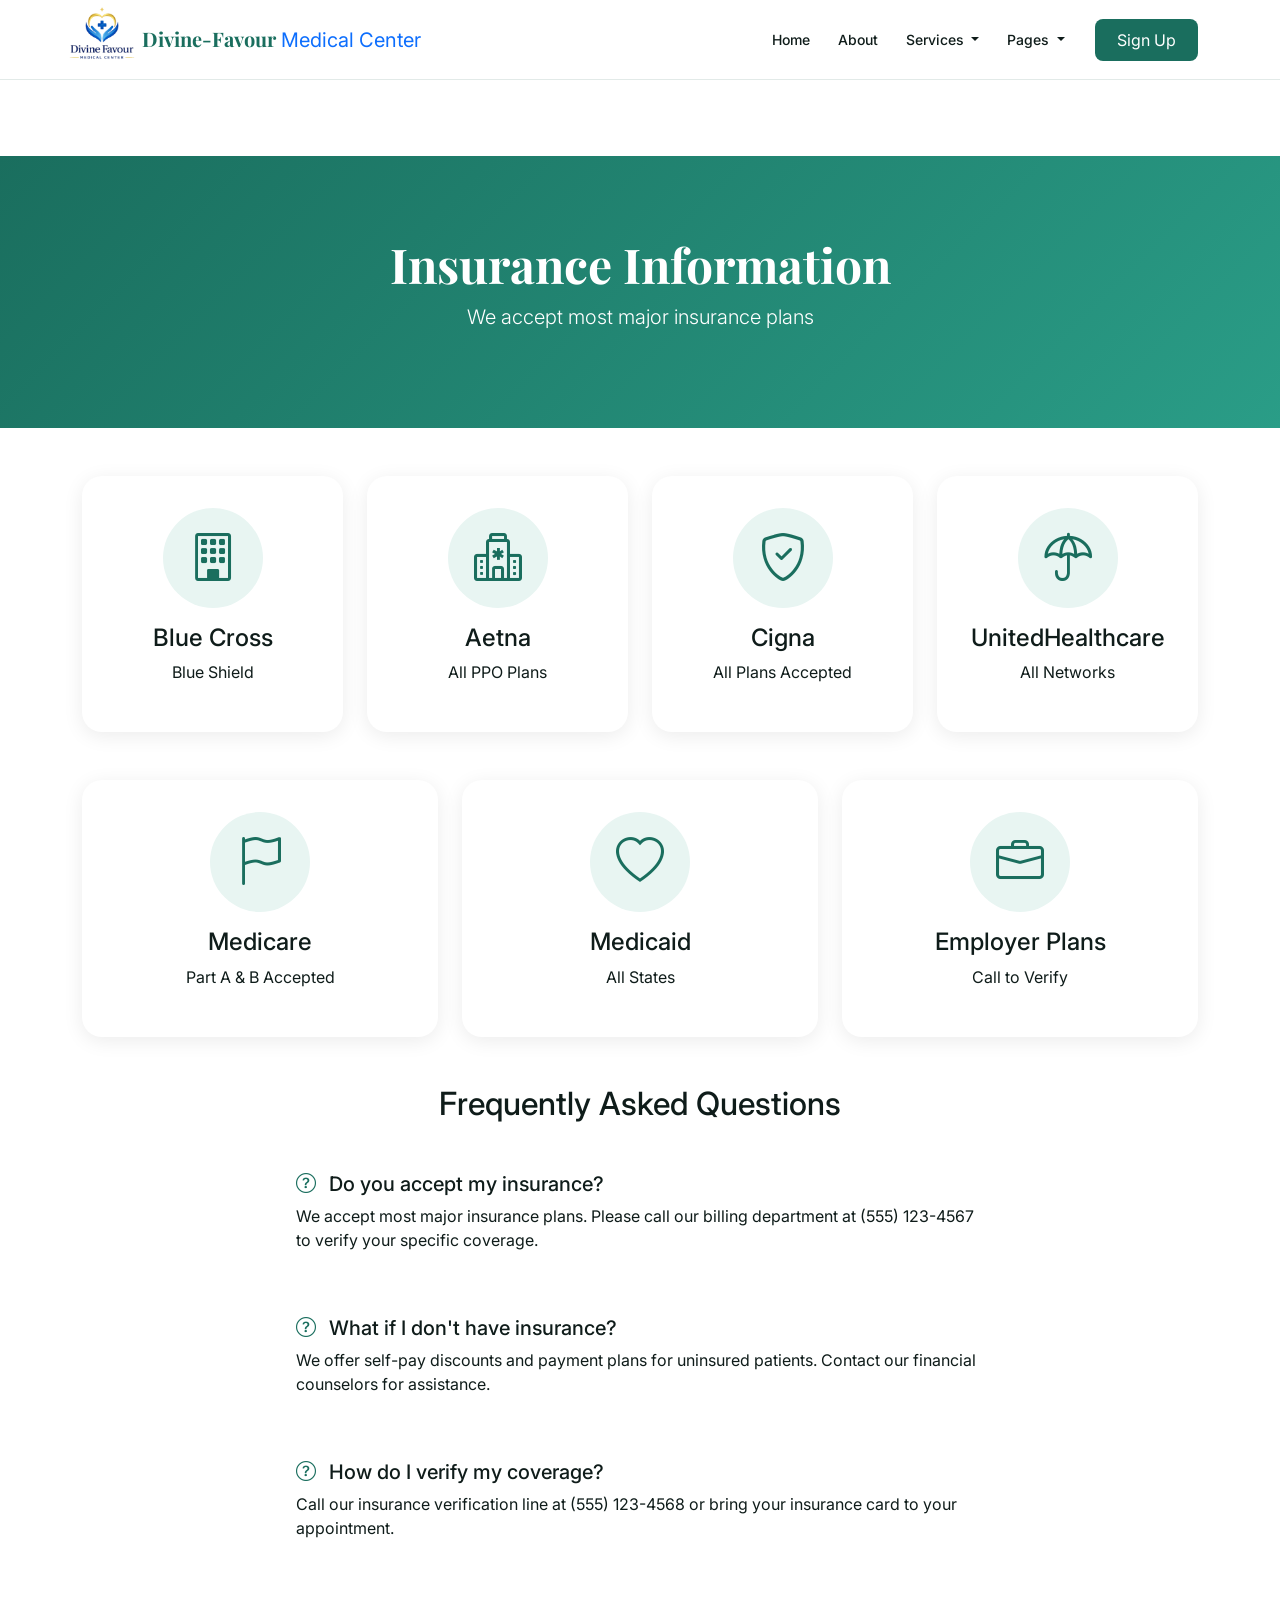
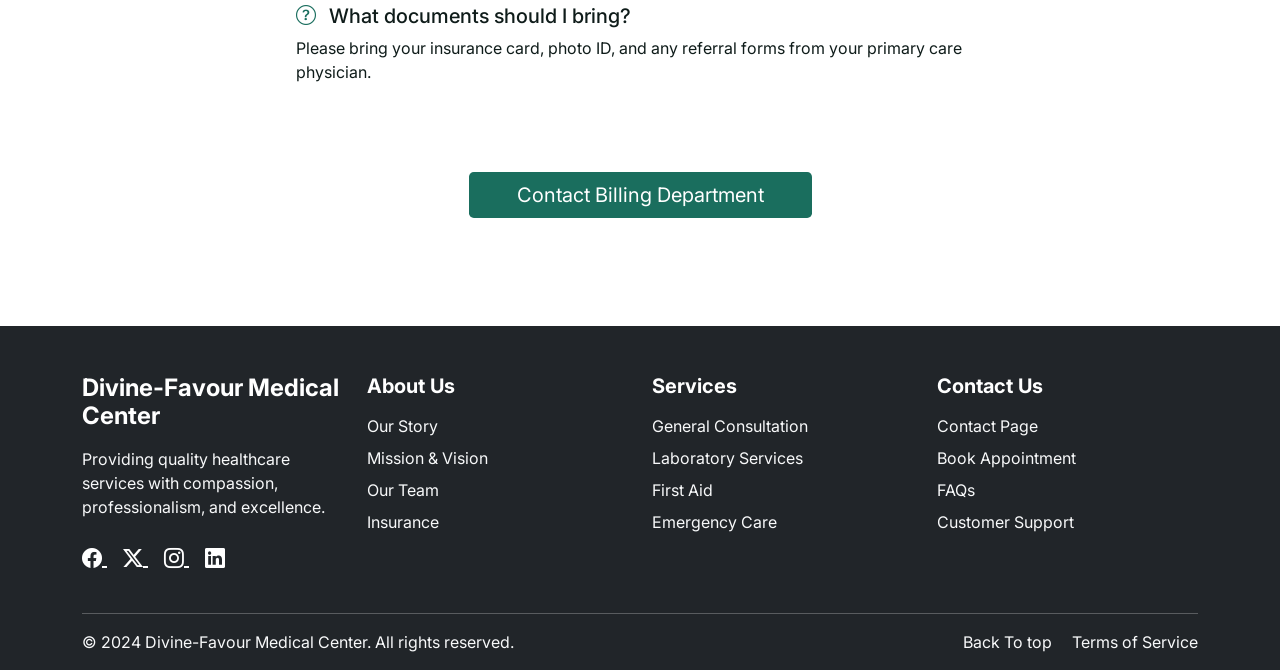
<file: pages/insurance.html>
<!doctype html>
<html lang="en">
  <head>
    <meta charset="UTF-8" />
    <meta name="viewport" content="width=device-width, initial-scale=1.0" />
    <title>Insurance - Divine-Favour Medical Center</title>
    <link rel="stylesheet" href="../css/bootstrap.min.css" />
    <link
      href="https://cdn.jsdelivr.net/npm/bootstrap-icons@1.11.3/font/bootstrap-icons.css"
      rel="stylesheet"
    />
    <link
      href="https://fonts.googleapis.com/css2?family=Inter:wght@300;400;500;600;700&family=Playfair+Display:wght@600;700&display=swap"
      rel="stylesheet"
    />
    <link rel="stylesheet" href="../pages/css2/insurance.css" />
  </head>
  <body>
    <!-- Main Navigation Bar -->
    <nav class="main-navbar navbar navbar-expand-lg">
      <div class="container">
       <!-- Brand / Logo -->
        <a class="navbar-brand" href="../index.html">
          <div class="brand-icon">
         <img src="../logo/ChatGPT Image May 13, 2026, 05_31_06 PM.png" width="130px">
          </div> <br>
          
          <div class="brand-text">
            <strong>Divine-Favour</strong>
            <span>Medical Center</span>
          </div>
        </a>

        <!-- Mobile Toggle Button -->
        <button
          class="navbar-toggler"
          type="button"
          data-bs-toggle="collapse"
          data-bs-target="#mainNavbar"
        >
          <span class="navbar-toggler-icon"></span>
        </button>

        <!-- Navigation Links -->
        <div class="collapse navbar-collapse" id="mainNavbar">
          <ul class="navbar-nav ms-auto mb-2 mb-lg-0 align-items-lg-center">
            <!-- Home Link -->
            <li class="nav-item">
              <a class="nav-link nav-link-custom active" href="../index.html"
                >Home</a
              >
            </li>

            <!-- About Link -->
            <li class="nav-item">
              <a class="nav-link nav-link-custom" href="../pages/about.html"
                >About</a
              >
            </li>

            <!-- Services Dropdown -->
            <li class="nav-item dropdown">
              <a
                class="nav-link nav-link-custom dropdown-toggle"
                href="#"
                data-bs-toggle="dropdown"
              >
                Services
              </a>
              <ul class="dropdown-menu dropdown-menu-custom">
                <li>
                  <a class="dropdown-item" href="../pages/medical-checkup.html"
                    ><i class="bi bi-heart-pulse"></i>Medical Checkup</a
                  >
                </li>
                <li>
                  <a class="dropdown-item" href="../pages/emergency-care.html"
                    ><i class="bi bi-truck-front"></i>Emergency Care</a
                  >
                </li>
                <li>
                  <a class="dropdown-item" href="../pages/insurance.html"
                    ><i class="bi bi-shield-check"></i>Insurance</a
                  >
                </li>
                <li>
                  <a class="dropdown-item" href="../pages/appointment.html"
                    ><i class="bi bi-calendar-check"></i>Appointment</a
                  >
                </li>
              </ul>
            </li>

            <!-- Pages Dropdown -->
            <li class="nav-item dropdown">
              <a
                class="nav-link nav-link-custom dropdown-toggle"
                href="#"
                data-bs-toggle="dropdown"
              >
                Pages
              </a>
              <ul class="dropdown-menu dropdown-menu-custom">
                <li>
                  <a class="dropdown-item" href="../pages/faqs.html"
                    ><i class="bi bi-question-circle"></i>FAQs</a
                  >
                </li>
                <li>
                  <a class="dropdown-item" href="../pages/doctors-staff.html"
                    ><i class="bi bi-people"></i>Doctors & Staff</a
                  >..
                </li>
                <li>
                  <a class="dropdown-item" href="../pages/profile.html"
                    ><i class="bi bi-person-circle"></i>Profile</a
                  >
                </li>
                <li>
                  <a class="dropdown-item" href="/pages/first-aid.html"
                    ><i class="bi bi-newspaper"></i>First Aid</a
                  >
                </li>
                <li><hr class="dropdown-divider my-1" /></li>
                <li>
                  <a class="dropdown-item" href="/pages/contact.html"
                    ><i class="bi bi-envelope"></i>Contact</a
                  >
                </li>
              </ul>
            </li>
          </ul>

          <!-- Action Buttons -->
          <div class="d-flex gap-2 ms-lg-3 mt-3 mt-lg-0">
            <a href="#" class="nav-cta-signup">Sign Up</a>
          </div>
        </div>
      </div>
    </nav>

    <section class="page-header">
      <div class="container text-center">
        <h1 class="page-title">Insurance Information</h1>
        <p class="lead">We accept most major insurance plans</p>
      </div>
    </section>

    <section class="container py-5">
      <div class="row g-4 mb-5">
        <div class="col-md-3">
          <div class="insurance-card">
            <div class="insurance-logo"><i class="bi bi-building"></i></div>
            <h4>Blue Cross</h4>
            <p>Blue Shield</p>
          </div>
        </div>
        <div class="col-md-3">
          <div class="insurance-card">
            <div class="insurance-logo"><i class="bi bi-hospital"></i></div>
            <h4>Aetna</h4>
            <p>All PPO Plans</p>
          </div>
        </div>
        <div class="col-md-3">
          <div class="insurance-card">
            <div class="insurance-logo"><i class="bi bi-shield-check"></i></div>
            <h4>Cigna</h4>
            <p>All Plans Accepted</p>
          </div>
        </div>
        <div class="col-md-3">
          <div class="insurance-card">
            <div class="insurance-logo"><i class="bi bi-umbrella"></i></div>
            <h4>UnitedHealthcare</h4>
            <p>All Networks</p>
          </div>
        </div>
      </div>

      <div class="row g-4">
        <div class="col-md-4">
          <div class="insurance-card">
            <div class="insurance-logo"><i class="bi bi-flag"></i></div>
            <h4>Medicare</h4>
            <p>Part A & B Accepted</p>
          </div>
        </div>
        <div class="col-md-4">
          <div class="insurance-card">
            <div class="insurance-logo"><i class="bi bi-heart"></i></div>
            <h4>Medicaid</h4>
            <p>All States</p>
          </div>
        </div>
        <div class="col-md-4">
          <div class="insurance-card">
            <div class="insurance-logo"><i class="bi bi-briefcase"></i></div>
            <h4>Employer Plans</h4>
            <p>Call to Verify</p>
          </div>
        </div>
      </div>

      <div class="row mt-5">
        <div class="col-lg-8 mx-auto">
          <h2 class="text-center mb-4">Frequently Asked Questions</h2>
          <div class="faq-card">
            <h5>
              <i
                class="bi bi-question-circle me-2"
                style="color: var(--primary)"
              ></i>
              Do you accept my insurance?
            </h5>
            <p class="mb-0">
              We accept most major insurance plans. Please call our billing
              department at (555) 123-4567 to verify your specific coverage.
            </p>
          </div>
          <div class="faq-card">
            <h5>
              <i
                class="bi bi-question-circle me-2"
                style="color: var(--primary)"
              ></i>
              What if I don't have insurance?
            </h5>
            <p class="mb-0">
              We offer self-pay discounts and payment plans for uninsured
              patients. Contact our financial counselors for assistance.
            </p>
          </div>
          <div class="faq-card">
            <h5>
              <i
                class="bi bi-question-circle me-2"
                style="color: var(--primary)"
              ></i>
              How do I verify my coverage?
            </h5>
            <p class="mb-0">
              Call our insurance verification line at (555) 123-4568 or bring
              your insurance card to your appointment.
            </p>
          </div>
          <div class="faq-card">
            <h5>
              <i
                class="bi bi-question-circle me-2"
                style="color: var(--primary)"
              ></i>
              What documents should I bring?
            </h5>
            <p class="mb-0">
              Please bring your insurance card, photo ID, and any referral forms
              from your primary care physician.
            </p>
          </div>
        </div>
      </div>

      <div class="text-center mt-5">
        <a
          href="../pages/contact.html"
          class="btn btn-primary btn-lg px-5"
          style="background: var(--primary); border: none"
          >Contact Billing Department</a
        >
      </div>
    </section>

    <footer class="footer bg-dark text-white pt-5 pb-3">
      <div class="container">
        <div class="row">
          <!-- Left Section -->
          <div class="col-lg-3 mb-4">
            <h4 class="fw-bold mb-3">Divine-Favour Medical Center</h4>

            <p class="text-light">
              Providing quality healthcare services with compassion,
              professionalism, and excellence.
            </p>

            <!-- Social Media Icons -->
            <div class="mt-4">
              <a
                href="https://facebook.com"
                target="_blank"
                class="text-white me-3 fs-5"
              >
                <i class="bi bi-facebook"></i>
              </a>

              <a
                href="https://twitter.com"
                target="_blank"
                class="text-white me-3 fs-5"
              >
                <i class="bi bi-twitter-x"></i>
              </a>

              <a
                href="https://instagram.com"
                target="_blank"
                class="text-white me-3 fs-5"
              >
                <i class="bi bi-instagram"></i>
              </a>

              <a
                href="https://linkedin.com"
                target="_blank"
                class="text-white fs-5"
              >
                <i class="bi bi-linkedin"></i>
              </a>
            </div>
          </div>

          <!-- About Us -->
          <div class="col-lg-3 col-md-4 mb-4">
            <h5 class="fw-bold mb-3">About Us</h5>

            <ul class="list-unstyled">
              <li class="mb-2">
                <a
                  href="../pages/about.html"
                  class="text-light text-decoration-none"
                >
                  Our Story
                </a>
              </li>

              <li class="mb-2">
                <a
                  href="../pages/emergency-care.html"
                  class="text-light text-decoration-none"
                >
                  Mission & Vision
                </a>
              </li>

              <li class="mb-2">
                <a
                  href="../pages/doctors-staff.html"
                  class="text-light text-decoration-none"
                >
                  Our Team
                </a>
              </li>

              <li>
                <a
                  href="../pages/insurance.html"
                  class="text-light text-decoration-none"
                >
                  Insurance
                </a>
              </li>
            </ul>
          </div>

          <!-- Services -->
          <div class="col-lg-3 col-md-4 mb-4">
            <h5 class="fw-bold mb-3">Services</h5>

            <ul class="list-unstyled">
              <li class="mb-2">
                <a
                  href="../pages/contact.html"
                  class="text-light text-decoration-none"
                >
                  General Consultation
                </a>
              </li>

              <li class="mb-2">
                <a href="../index.html" class="text-light text-decoration-none">
                  Laboratory Services
                </a>
              </li>

              <li class="mb-2">
                <a
                  href="../pages/first-aid.html"
                  class="text-light text-decoration-none"
                >
                  First Aid
                </a>
              </li>

              <li>
                <a
                  href="../pages/emergency-care.html"
                  class="text-light text-decoration-none"
                >
                  Emergency Care
                </a>
              </li>
            </ul>
          </div>

          <!-- Contact Us -->
          <div class="col-lg-3 col-md-4 mb-4">
            <h5 class="fw-bold mb-3">Contact Us</h5>

            <ul class="list-unstyled">
              <li class="mb-2">
                <a href="../contact.html" class="text-light text-decoration-none">
                  Contact Page
                </a>
              </li>

              <li class="mb-2">
                <a
                  href="../pages/appointment.html"
                  class="text-light text-decoration-none"
                >
                  Book Appointment
                </a>
              </li>

              <li class="mb-2">
                <a
                  href="../pages/faqs.html"
                  class="text-light text-decoration-none"
                >
                  FAQs
                </a>
              </li>

              <li>
                <a
                  href="../pages/contact.html"
                  class="text-light text-decoration-none"
                >
                  Customer Support
                </a>
              </li>
            </ul>
          </div>
        </div>

        <!-- Bottom Footer -->
        <hr class="border-secondary" />

        <div class="row align-items-center">
          <div class="col-md-6">
            <p class="mb-0 text-light">
              © 2024 Divine-Favour Medical Center. All rights reserved.
            </p>
          </div>

          <div class="col-md-6 text-md-end mt-3 mt-md-0">
            <a
              href="../pages/insurance.html"
              class="text-light text-decoration-none me-3"
            >
              Back To top
            </a>

            <a href="#" class="text-light text-decoration-none">
              Terms of Service
            </a>
          </div>
        </div>
      </div>
    </footer>

    <script src="../js/bootstrap.js"></script>
  </body>
</html>
</file>
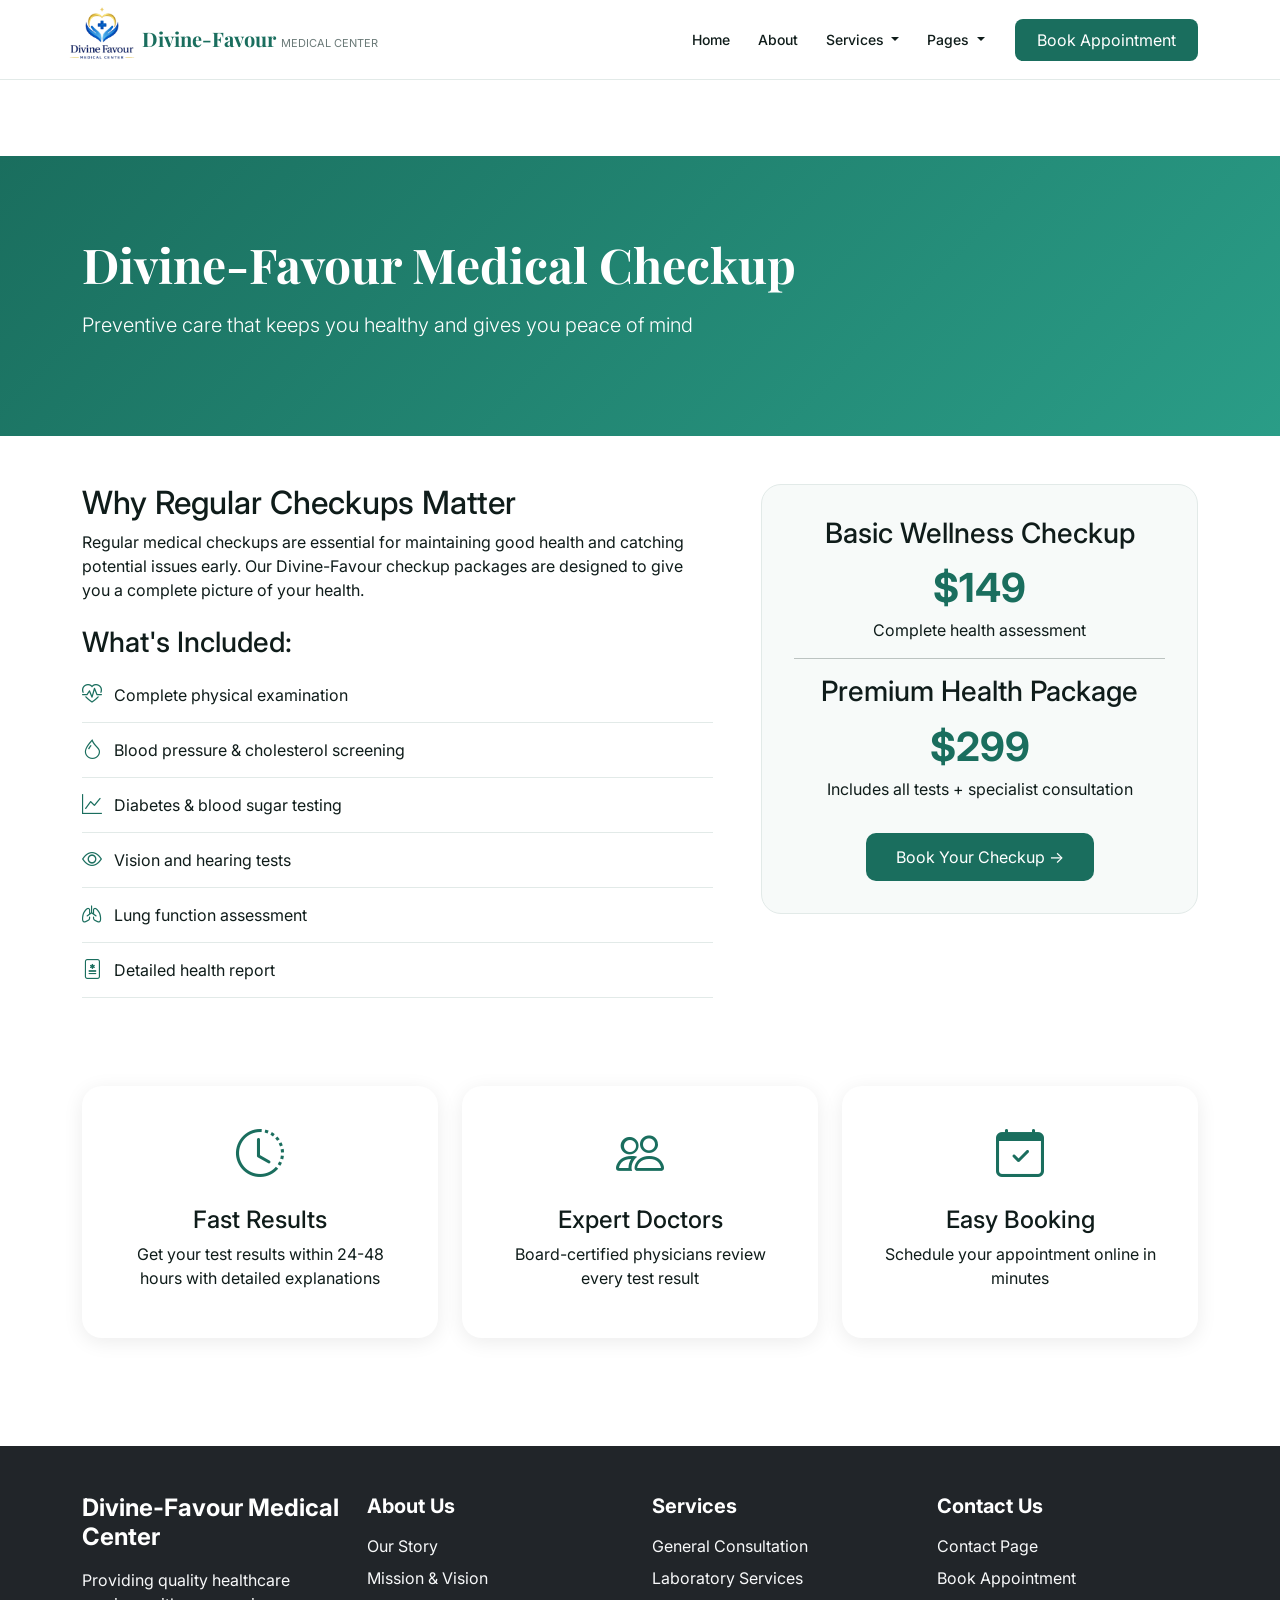
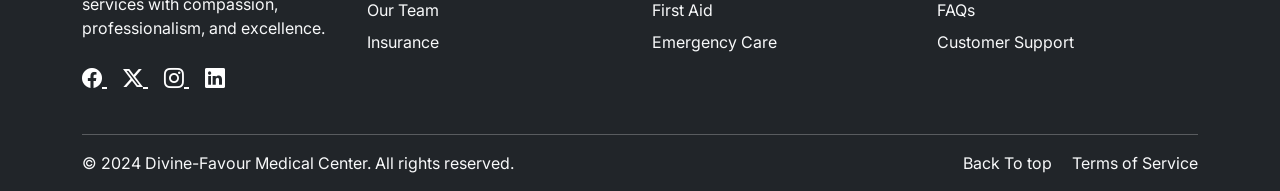
<file: pages/medical-checkup.html>
<!doctype html>
<html lang="en">
  <head>
    <meta charset="UTF-8" />
    <meta name="viewport" content="width=device-width, initial-scale=1.0" />
    <title>Medical Checkup - Divine-Favour Medical Center</title>

    <link
      rel="stylesheet"
      href="https://cdn.jsdelivr.net/npm/bootstrap-icons@1.13.1/font/bootstrap-icons.min.css"
    />
    <link
      href="https://fonts.googleapis.com/css2?family=Inter:wght@300;400;500;600;700&family=Playfair+Display:wght@600;700&display=swap"
      rel="stylesheet"
    />
    <link rel="stylesheet" href="../css/bootstrap.min.css" />
    <link rel="stylesheet" href="../pages/css2/medical.css" />
  </head>
  <body>
    <!-- Main Navigation Bar -->
    <nav class="main-navbar navbar navbar-expand-lg">
      <div class="container">
        <!-- Brand / Logo -->
        <a class="navbar-brand" href="../index.html">
          <div class="brand-icon">
            <img
              src="../logo/ChatGPT Image May 13, 2026, 05_31_06 PM.png"
              width="130px"
            />
          </div>
          <br />
          <div class="brand-text">
            <strong>Divine-Favour</strong>
            <span>Medical Center</span>
          </div>
        </a>

        <!-- Mobile Toggle Button -->
        <button
          class="navbar-toggler"
          type="button"
          data-bs-toggle="collapse"
          data-bs-target="#mainNavbar"
        >
          <span class="navbar-toggler-icon"></span>
        </button>

        <!-- Navigation Links -->
        <div class="collapse navbar-collapse" id="mainNavbar">
          <ul class="navbar-nav ms-auto mb-2 mb-lg-0 align-items-lg-center">
            <!-- Home Link -->
            <li class="nav-item">
              <a class="nav-link nav-link-custom active" href="../index.html"
                >Home</a
              >
            </li>

            <!-- About Link -->
            <li class="nav-item">
              <a class="nav-link nav-link-custom" href="../pages/about.html"
                >About</a
              >
            </li>

            <!-- Services Dropdown -->
            <li class="nav-item dropdown">
              <a
                class="nav-link nav-link-custom dropdown-toggle"
                href="#"
                data-bs-toggle="dropdown"
              >
                Services
              </a>
              <ul class="dropdown-menu dropdown-menu-custom">
                <li>
                  <a class="dropdown-item" href="../pages/medical-checkup.html"
                    ><i class="bi bi-heart-pulse"></i>Medical Checkup</a
                  >
                </li>
                <li>
                  <a class="dropdown-item" href="../pages/emergency-care.html"
                    ><i class="bi bi-truck-front"></i>Emergency Care</a
                  >
                </li>
                <li>
                  <a class="dropdown-item" href="../pages/insurance.html"
                    ><i class="bi bi-shield-check"></i>Insurance</a
                  >
                </li>
                <li>
                  <a class="dropdown-item" href="../pages/appointment.html"
                    ><i class="bi bi-calendar-check"></i>Appointment</a
                  >
                </li>
              </ul>
            </li>

            <!-- Pages Dropdown -->
            <li class="nav-item dropdown">
              <a
                class="nav-link nav-link-custom dropdown-toggle"
                href="#"
                data-bs-toggle="dropdown"
              >
                Pages
              </a>
              <ul class="dropdown-menu dropdown-menu-custom">
                <li>
                  <a class="dropdown-item" href="../pages/faqs.html"
                    ><i class="bi bi-question-circle"></i>FAQs</a
                  >
                </li>
                <li>
                  <a class="dropdown-item" href="../pages/doctors-staff.html"
                    ><i class="bi bi-people"></i>Doctors & Staff</a
                  >
                </li>
                <li>
                  <a class="dropdown-item" href="#"
                    ><i class="bi bi-person-circle"></i>Profile</a
                  >
                </li>
                <li>
                  <a class="dropdown-item" href="../pages/first-aid.html"
                    ><i class="bi bi-newspaper"></i>First Aid</a
                  >
                </li>
                <li><hr class="dropdown-divider my-1" /></li>
                <li>
                  <a class="dropdown-item" href="../pages/contact.html"
                    ><i class="bi bi-envelope"></i>Contact</a
                  >
                </li>
              </ul>
            </li>
          </ul>

          <!-- Action Buttons -->
          <div class="d-flex gap-2 ms-lg-3 mt-3 mt-lg-0">
            <a href="../pages/appointment.html" class="nav-cta-signup"
              >Book Appointment</a
            >
          </div>
        </div>
      </div>
    </nav>

    <section class="page-header">
      <div class="container">
        <h1 class="page-title">Divine-Favour Medical Checkup</h1>
        <p class="lead">
          Preventive care that keeps you healthy and gives you peace of mind
        </p>
      </div>
    </section>

    <section class="container py-5">
      <div class="row g-5">
        <div class="col-lg-7">
          <h2>Why Regular Checkups Matter</h2>
          <p>
            Regular medical checkups are essential for maintaining good health
            and catching potential issues early. Our Divine-Favour checkup
            packages are designed to give you a complete picture of your health.
          </p>

          <h3 class="mt-4">What's Included:</h3>
          <ul class="checkup-list">
            <li>
              <i class="bi bi-heart-pulse"></i> Complete physical examination
            </li>
            <li>
              <i class="bi bi-droplet"></i> Blood pressure & cholesterol
              screening
            </li>
            <li>
              <i class="bi bi-graph-up"></i> Diabetes & blood sugar testing
            </li>
            <li><i class="bi bi-eye"></i> Vision and hearing tests</li>
            <li><i class="bi bi-lungs"></i> Lung function assessment</li>
            <li><i class="bi bi-file-medical"></i> Detailed health report</li>
          </ul>
        </div>
        <div class="col-lg-5">
          <div class="pricing-card">
            <h3>Basic Wellness Checkup</h3>
            <div class="pricing-price">$149</div>
            <p>Complete health assessment</p>
            <hr />
            <h3>Premium Health Package</h3>
            <div class="pricing-price">$299</div>
            <p>Includes all tests + specialist consultation</p>
            <a href="../pages/contact.html" class="btn-book mt-3"
              >Book Your Checkup →</a
            >
          </div>
        </div>
      </div>

      <div class="row mt-5 g-4">
        <div class="col-md-4">
          <div class="service-detail-card text-center">
            <i
              class="bi bi-clock-history"
              style="font-size: 48px; color: var(--primary)"
            ></i>
            <h4 class="mt-3">Fast Results</h4>
            <p>
              Get your test results within 24-48 hours with detailed
              explanations
            </p>
          </div>
        </div>
        <div class="col-md-4">
          <div class="service-detail-card text-center">
            <i
              class="bi bi-people"
              style="font-size: 48px; color: var(--primary)"
            ></i>
            <h4 class="mt-3">Expert Doctors</h4>
            <p>Board-certified physicians review every test result</p>
          </div>
        </div>
        <div class="col-md-4">
          <div class="service-detail-card text-center">
            <i
              class="bi bi-calendar-check"
              style="font-size: 48px; color: var(--primary)"
            ></i>
            <h4 class="mt-3">Easy Booking</h4>
            <p>Schedule your appointment online in minutes</p>
          </div>
        </div>
      </div>
    </section>

    <footer class="footer bg-dark text-white pt-5 pb-3">
      <div class="container">
        <div class="row">
          <!-- Left Section -->
          <div class="col-lg-3 mb-4">
            <h4 class="fw-bold mb-3">Divine-Favour Medical Center</h4>

            <p class="text-light">
              Providing quality healthcare services with compassion,
              professionalism, and excellence.
            </p>

            <!-- Social Media Icons -->
            <div class="mt-4">
              <a
                href="https://facebook.com"
                target="_blank"
                class="text-white me-3 fs-5"
              >
                <i class="bi bi-facebook"></i>
              </a>

              <a
                href="https://twitter.com"
                target="_blank"
                class="text-white me-3 fs-5"
              >
                <i class="bi bi-twitter-x"></i>
              </a>

              <a
                href="https://instagram.com"
                target="_blank"
                class="text-white me-3 fs-5"
              >
                <i class="bi bi-instagram"></i>
              </a>

              <a
                href="https://linkedin.com"
                target="_blank"
                class="text-white fs-5"
              >
                <i class="bi bi-linkedin"></i>
              </a>
            </div>
          </div>

          <!-- About Us -->
          <div class="col-lg-3 col-md-4 mb-4">
            <h5 class="fw-bold mb-3">About Us</h5>

            <ul class="list-unstyled">
              <li class="mb-2">
                <a
                  href="../pages/about.html"
                  class="text-light text-decoration-none"
                >
                  Our Story
                </a>
              </li>

              <li class="mb-2">
                <a
                  href="../pages/emergency-care.html"
                  class="text-light text-decoration-none"
                >
                  Mission & Vision
                </a>
              </li>

              <li class="mb-2">
                <a
                  href="../pages/doctors-staff.html"
                  class="text-light text-decoration-none"
                >
                  Our Team
                </a>
              </li>

              <li>
                <a
                  href="../pages/insurance.html"
                  class="text-light text-decoration-none"
                >
                  Insurance
                </a>
              </li>
            </ul>
          </div>

          <!-- Services -->
          <div class="col-lg-3 col-md-4 mb-4">
            <h5 class="fw-bold mb-3">Services</h5>

            <ul class="list-unstyled">
              <li class="mb-2">
                <a
                  href="../pages/contact.html"
                  class="text-light text-decoration-none"
                >
                  General Consultation
                </a>
              </li>

              <li class="mb-2">
                <a href="../index.html" class="text-light text-decoration-none">
                  Laboratory Services
                </a>
              </li>

              <li class="mb-2">
                <a
                  href="pages/first-aid.html"
                  class="text-light text-decoration-none"
                >
                  First Aid
                </a>
              </li>

              <li>
                <a
                  href="../pages/emergency-care.html"
                  class="text-light text-decoration-none"
                >
                  Emergency Care
                </a>
              </li>
            </ul>
          </div>

          <!-- Contact Us -->
          <div class="col-lg-3 col-md-4 mb-4">
            <h5 class="fw-bold mb-3">Contact Us</h5>

            <ul class="list-unstyled">
              <li class="mb-2">
                <a href="contact.html" class="text-light text-decoration-none">
                  Contact Page
                </a>
              </li>

              <li class="mb-2">
                <a
                  href="pages/appointment.html"
                  class="text-light text-decoration-none"
                >
                  Book Appointment
                </a>
              </li>

              <li class="mb-2">
                <a
                  href="pages/faqs.html"
                  class="text-light text-decoration-none"
                >
                  FAQs
                </a>
              </li>

              <li>
                <a
                  href="pages/contact.html"
                  class="text-light text-decoration-none"
                >
                  Customer Support
                </a>
              </li>
            </ul>
          </div>
        </div>

        <!-- Bottom Footer -->
        <hr class="border-secondary" />

        <div class="row align-items-center">
          <div class="col-md-6">
            <p class="mb-0 text-light">
              © 2024 Divine-Favour Medical Center. All rights reserved.
            </p>
          </div>

          <div class="col-md-6 text-md-end mt-3 mt-md-0">
            <a
              href="../pages/medical-checkup.html"
              class="text-light text-decoration-none me-3"
            >
              Back To top
            </a>

            <a href="#" class="text-light text-decoration-none">
              Terms of Service
            </a>
          </div>
        </div>
      </div>
    </footer>

    <script src="../js/bootstrap.js"></script>
  </body>
</html>
</file>
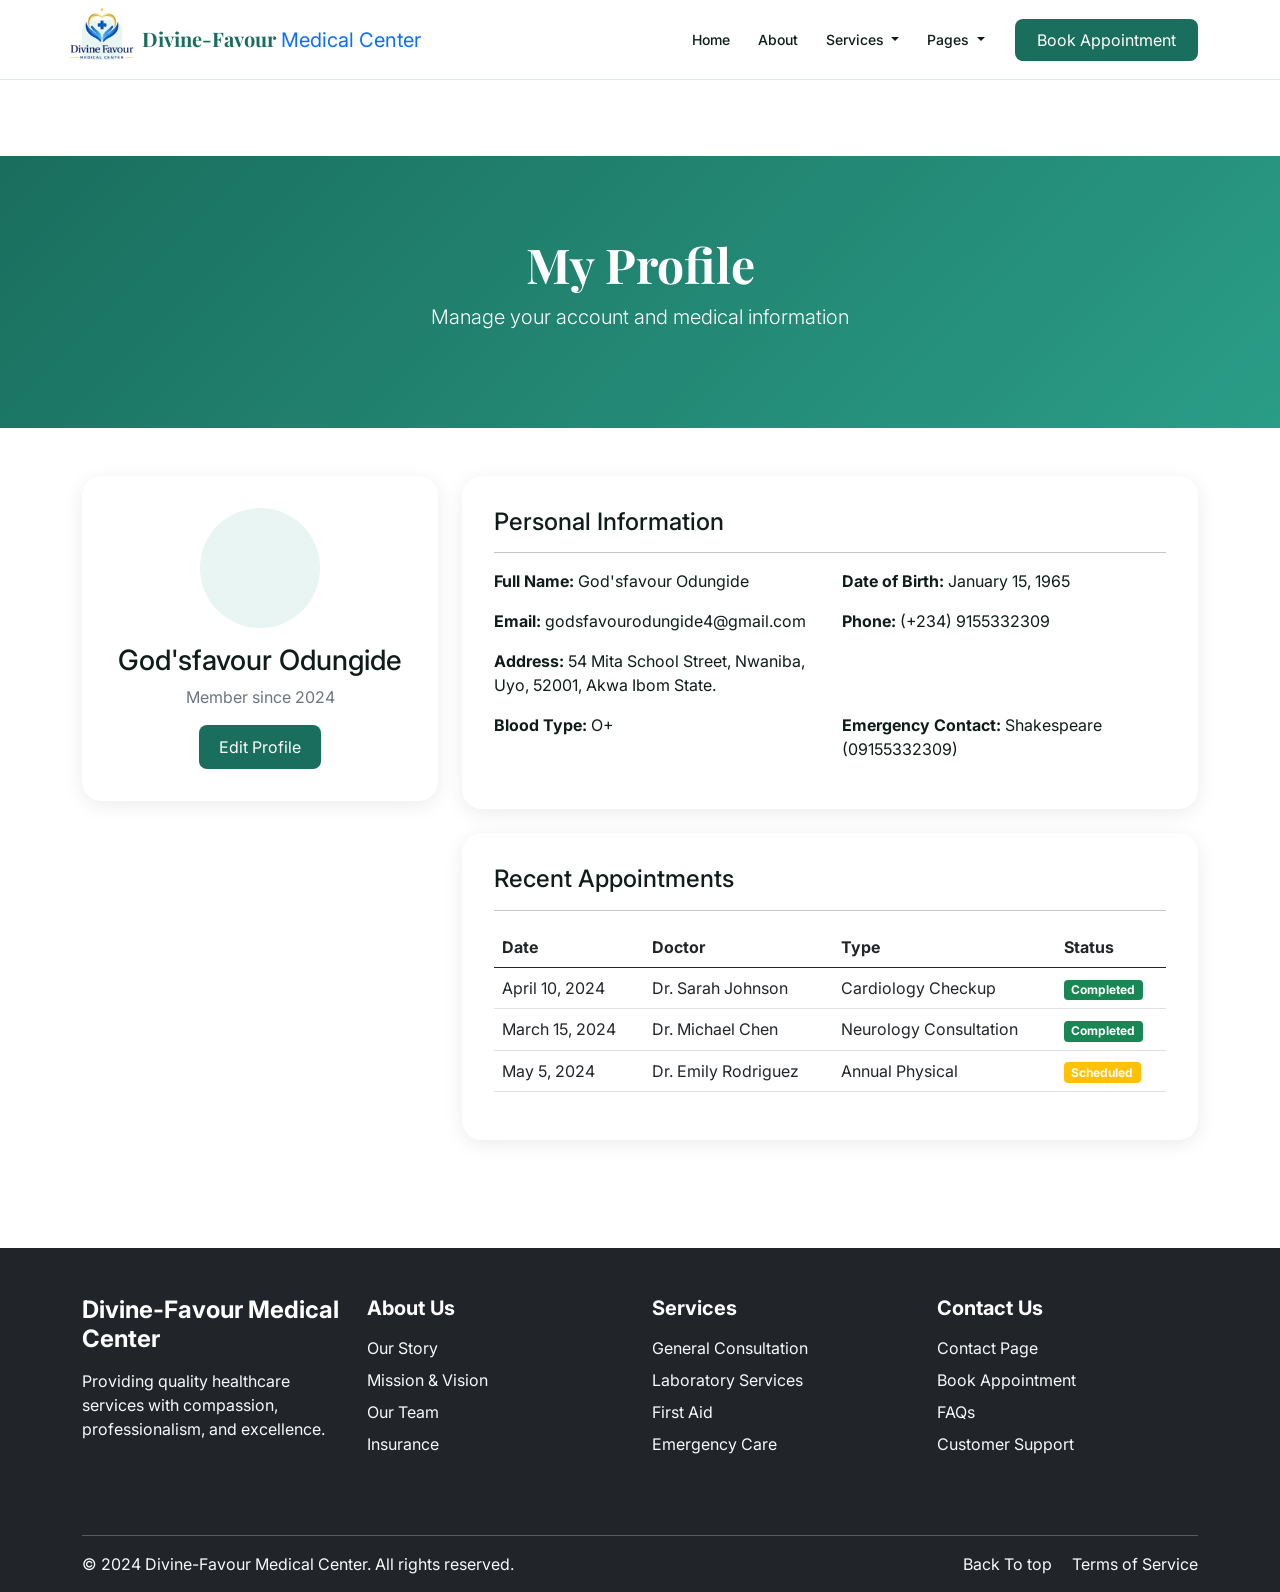
<file: pages/profile.html>
<!doctype html>
<html lang="en">
  <head>
    <meta charset="UTF-8" />
    <meta name="viewport" content="width=device-width, initial-scale=1.0" />
    <title>Divine-Favour - Medical Center</title>
    <link rel="stylesheet" href="../css/bootstrap.min.css" />

    <link
      href="https://fonts.googleapis.com/css2?family=Inter:wght@300;400;500;600;700&family=Playfair+Display:wght@600;700&display=swap"
      rel="stylesheet"
    />
    <link rel="stylesheet" href="../pages/css2/profile.css" />
  </head>
  <body>
    <!-- Main Navigation Bar -->
    <nav class="main-navbar navbar navbar-expand-lg">
      <div class="container">
        <!-- Brand / Logo -->
        <a class="navbar-brand" href="../index.html">
          <div class="brand-icon">
            <img
              src="../logo/ChatGPT Image May 13, 2026, 05_31_06 PM.png"
              width="130px"
            />
          </div>
          <br />

          <div class="brand-text">
            <strong>Divine-Favour</strong>
            <span>Medical Center</span>
          </div>
        </a>

        <!-- Mobile Toggle Button -->
        <button
          class="navbar-toggler"
          type="button"
          data-bs-toggle="collapse"
          data-bs-target="#mainNavbar"
        >
          <span class="navbar-toggler-icon"></span>
        </button>

        <!-- Navigation Links -->
        <div class="collapse navbar-collapse" id="mainNavbar">
          <ul class="navbar-nav ms-auto mb-2 mb-lg-0 align-items-lg-center">
            <!-- Home Link -->
            <li class="nav-item">
              <a class="nav-link nav-link-custom active" href="../index.html"
                >Home</a
              >
            </li>

            <!-- About Link -->
            <li class="nav-item">
              <a class="nav-link nav-link-custom" href="../pages/about.html"
                >About</a
              >
            </li>

            <!-- Services Dropdown -->
            <li class="nav-item dropdown">
              <a
                class="nav-link nav-link-custom dropdown-toggle"
                href="#"
                data-bs-toggle="dropdown"
              >
                Services
              </a>
              <ul class="dropdown-menu dropdown-menu-custom">
                <li>
                  <a class="dropdown-item" href="../pages/medical-checkup.html"
                    ><i class="bi bi-heart-pulse"></i>Medical Checkup</a
                  >
                </li>
                <li>
                  <a class="dropdown-item" href="../pages/emergency-care.html"
                    ><i class="bi bi-truck-front"></i>Emergency Care</a
                  >
                </li>
                <li>
                  <a class="dropdown-item" href="../pages/insurance.html"
                    ><i class="bi bi-shield-check"></i>Insurance</a
                  >
                </li>
                <li>
                  <a class="dropdown-item" href="../pages/appointment.html"
                    ><i class="bi bi-calendar-check"></i>Appointment</a
                  >
                </li>
              </ul>
            </li>

            <!-- Pages Dropdown -->
            <li class="nav-item dropdown">
              <a
                class="nav-link nav-link-custom dropdown-toggle"
                href="#"
                data-bs-toggle="dropdown"
              >
                Pages
              </a>
              <ul class="dropdown-menu dropdown-menu-custom">
                <li>
                  <a class="dropdown-item" href="../pages/faqs.html"
                    ><i class="bi bi-question-circle"></i>FAQs</a
                  >
                </li>
                <li>
                  <a class="dropdown-item" href="../pages/doctors-staff.html"
                    ><i class="bi bi-people"></i>Doctors & Staff</a
                  >
                </li>
                <li>
                  <a class="dropdown-item" href="../pages/profile.html"
                    ><i class="bi bi-person-circle"></i>Profile</a
                  >
                </li>
                <li>
                  <a class="dropdown-item" href="../pages/first-aid.html"
                    ><i class="bi bi-newspaper"></i>First Aid</a
                  >
                </li>
                <li><hr class="dropdown-divider my-1" /></li>
                <li>
                  <a class="dropdown-item" href="../pages/contact.html"
                    ><i class="bi bi-envelope"></i>Contact</a
                  >
                </li>
              </ul>
            </li>
          </ul>

          <!-- Action Buttons -->
          <div class="d-flex gap-2 ms-lg-3 mt-3 mt-lg-0">
            <a href="../pages/appointment.html" class="nav-cta-signup"
              >Book Appointment</a
            >
          </div>
        </div>
      </div>
    </nav>

    <section class="page-header">
      <div class="container text-center">
        <h1 class="page-title">My Profile</h1>
        <p class="lead">Manage your account and medical information</p>
      </div>
    </section>

    <section class="container py-5">
      <div class="row">
        <div class="col-lg-4">
          <div class="profile-card text-center">
            <div class="profile-avatar">
              <i class="bi bi-person-circle"></i>
            </div>
            <h3>God'sfavour Odungide</h3>
            <p class="text-muted">Member since 2024</p>
            <button class="btn-edit">Edit Profile</button>
          </div>
        </div>
        <div class="col-lg-8">
          <div class="profile-card">
            <h4>Personal Information</h4>
            <hr />
            <div class="row">
              <div class="col-md-6 mb-3">
                <strong>Full Name:</strong> God'sfavour Odungide
              </div>
              <div class="col-md-6 mb-3">
                <strong>Date of Birth:</strong> January 15, 1965
              </div>
              <div class="col-md-6 mb-3">
                <strong>Email:</strong> godsfavourodungide4@gmail.com
              </div>
              <div class="col-md-6 mb-3">
                <strong>Phone:</strong> (+234) 9155332309
              </div>
              <div class="col-md-12 mb-3">
                <strong>Address:</strong> 54 Mita School Street, Nwaniba,<br />
                Uyo, 52001, Akwa Ibom State.
              </div>
              <div class="col-md-6 mb-3"><strong>Blood Type:</strong> O+</div>
              <div class="col-md-6 mb-3">
                <strong>Emergency Contact:</strong> Shakespeare (09155332309)
              </div>
            </div>
          </div>

          <div class="profile-card mt-4">
            <h4>Recent Appointments</h4>
            <hr />
            <div class="table-responsive">
              <table class="table">
                <thead>
                  <tr>
                    <th>Date</th>
                    <th>Doctor</th>
                    <th>Type</th>
                    <th>Status</th>
                  </tr>
                </thead>
                <tbody>
                  <tr>
                    <td>April 10, 2024</td>
                    <td>Dr. Sarah Johnson</td>
                    <td>Cardiology Checkup</td>
                    <td><span class="badge bg-success">Completed</span></td>
                  </tr>
                  <tr>
                    <td>March 15, 2024</td>
                    <td>Dr. Michael Chen</td>
                    <td>Neurology Consultation</td>
                    <td><span class="badge bg-success">Completed</span></td>
                  </tr>
                  <tr>
                    <td>May 5, 2024</td>
                    <td>Dr. Emily Rodriguez</td>
                    <td>Annual Physical</td>
                    <td><span class="badge bg-warning">Scheduled</span></td>
                  </tr>
                </tbody>
              </table>
            </div>
          </div>
        </div>
      </div>
    </section>

    <footer class="footer bg-dark text-white pt-5 pb-3">
      <div class="container">
        <div class="row">
          <!-- Left Section -->
          <div class="col-lg-3 mb-4">
            <h4 class="fw-bold mb-3">Divine-Favour Medical Center</h4>

            <p class="text-light">
              Providing quality healthcare services with compassion,
              professionalism, and excellence.
            </p>

            <!-- Social Media Icons -->
            <div class="mt-4">
              <a
                href="https://facebook.com"
                target="_blank"
                class="text-white me-3 fs-5"
              >
                <i class="bi bi-facebook"></i>
              </a>

              <a
                href="https://twitter.com"
                target="_blank"
                class="text-white me-3 fs-5"
              >
                <i class="bi bi-twitter-x"></i>
              </a>

              <a
                href="https://instagram.com"
                target="_blank"
                class="text-white me-3 fs-5"
              >
                <i class="bi bi-instagram"></i>
              </a>

              <a
                href="https://linkedin.com"
                target="_blank"
                class="text-white fs-5"
              >
                <i class="bi bi-linkedin"></i>
              </a>
            </div>
          </div>

          <!-- About Us -->
          <div class="col-lg-3 col-md-4 mb-4">
            <h5 class="fw-bold mb-3">About Us</h5>

            <ul class="list-unstyled">
              <li class="mb-2">
                <a
                  href="../pages/about.html"
                  class="text-light text-decoration-none"
                >
                  Our Story
                </a>
              </li>

              <li class="mb-2">
                <a
                  href="../pages/emergency-care.html"
                  class="text-light text-decoration-none"
                >
                  Mission & Vision
                </a>
              </li>

              <li class="mb-2">
                <a
                  href="../pages/doctors-staff.html"
                  class="text-light text-decoration-none"
                >
                  Our Team
                </a>
              </li>

              <li>
                <a
                  href="../pages/insurance.html"
                  class="text-light text-decoration-none"
                >
                  Insurance
                </a>
              </li>
            </ul>
          </div>

          <!-- Services -->
          <div class="col-lg-3 col-md-4 mb-4">
            <h5 class="fw-bold mb-3">Services</h5>

            <ul class="list-unstyled">
              <li class="mb-2">
                <a
                  href="../pages/contact.html"
                  class="text-light text-decoration-none"
                >
                  General Consultation
                </a>
              </li>

              <li class="mb-2">
                <a href="../index.html" class="text-light text-decoration-none">
                  Laboratory Services
                </a>
              </li>

              <li class="mb-2">
                <a
                  href="pages/first-aid.html"
                  class="text-light text-decoration-none"
                >
                  First Aid
                </a>
              </li>

              <li>
                <a
                  href="../pages/emergency-care.html"
                  class="text-light text-decoration-none"
                >
                  Emergency Care
                </a>
              </li>
            </ul>
          </div>

          <!-- Contact Us -->
          <div class="col-lg-3 col-md-4 mb-4">
            <h5 class="fw-bold mb-3">Contact Us</h5>

            <ul class="list-unstyled">
              <li class="mb-2">
                <a href="contact.html" class="text-light text-decoration-none">
                  Contact Page
                </a>
              </li>

              <li class="mb-2">
                <a
                  href="pages/appointment.html"
                  class="text-light text-decoration-none"
                >
                  Book Appointment
                </a>
              </li>

              <li class="mb-2">
                <a
                  href="pages/faqs.html"
                  class="text-light text-decoration-none"
                >
                  FAQs
                </a>
              </li>

              <li>
                <a
                  href="pages/contact.html"
                  class="text-light text-decoration-none"
                >
                  Customer Support
                </a>
              </li>
            </ul>
          </div>
        </div>

        <!-- Bottom Footer -->
        <hr class="border-secondary" />

        <div class="row align-items-center">
          <div class="col-md-6">
            <p class="mb-0 text-light">
              © 2024 Divine-Favour Medical Center. All rights reserved.
            </p>
          </div>

          <div class="col-md-6 text-md-end mt-3 mt-md-0">
            <a
              href="../pages/profile.html"
              class="text-light text-decoration-none me-3"
            >
              Back To top
            </a>

            <a href="#" class="text-light text-decoration-none">
              Terms of Service
            </a>
          </div>
        </div>
      </div>
    </footer>

    <script src="../js/bootstrap.js"></script>
  </body>
</html>
</file>
<file: pages/css2/appointment.css>
:root {
  --primary: #1a6e5e;
  --primary-light: #e8f5f2;
  --primary-mid: #2a9d87;
  --accent: #e8734a;
  --dark: #0f1c1a;
  --text-muted: #6b7a78;
  --border: #e2eae8;
  --white: #ffffff;
}
* {
  margin: 0;
  padding: 0;
  box-sizing: border-box;
}
body {
  font-family: "Inter", sans-serif;
  color: var(--dark);
  background: var(--white);
}

.navbar-top-bar {
  background: var(--primary);
  padding: 8px 0;
  font-size: 13px;
  color: rgba(255, 255, 255, 0.85);
}
.main-navbar {
  background: var(--white);
  height: 80px;
  border-bottom: 1px solid var(--border);
  position: sticky;
  top: 0;
  z-index: 1000;
}
.navbar-brand {
  display: flex;
  align-items: center;
  gap: 10px;
  text-decoration: none;
}
.brand-icon {
  width: 40px;
  height: 40px;
  background: var(--white);
  border-radius: 10px;
  display: flex;
  align-items: center;
  justify-content: center;
  color: #fff;
}
.brand-text strong {
  font-family: "Playfair Display", serif;
  font-size: 20px;
  color: var(--primary);
}
.nav-link-custom {
  font-size: 14px;
  font-weight: 500;
  color: var(--dark) !important;
  padding: 8px 14px !important;
  border-radius: 8px;
}
.nav-link-custom:hover {
  color: var(--primary) !important;
  background: var(--primary-light);
}
.dropdown-menu-custom {
  border: 1px solid var(--border);
  border-radius: 12px;
  padding: 8px;
}
.dropdown-item {
  font-size: 13.5px;
  border-radius: 8px;
  padding: 9px 14px;
}
.nav-cta-login {
  color: var(--primary) !important;
  border: 1.5px solid var(--primary);
  border-radius: 8px;
  padding: 8px 20px !important;
  text-decoration: none;
}
.nav-cta-signup {
  background: var(--primary);
  color: #fff !important;
  border-radius: 8px;
  padding: 9px 22px !important;
  text-decoration: none;
}

.page-header {
  background: linear-gradient(
    135deg,
    var(--primary) 0%,
    var(--primary-mid) 100%
  );
  color: white;
  padding: 80px 0;
  margin-top: 76px;
}
.page-title {
  font-size: 3rem;
  font-weight: 700;
  font-family: "Playfair Display", serif;
}
.appointment-form {
  background: white;
  border-radius: 20px;
  padding: 2rem;
  box-shadow: 0 4px 20px rgba(0, 0, 0, 0.08);
}
.btn-book {
  background: var(--primary);
  color: white;
  border: none;
  padding: 12px 30px;
  border-radius: 10px;
  width: 100%;
  font-weight: 600;
}
.btn-book:hover {
  background: var(--primary-mid);
}
.doctor-select {
  background: white;
  border: 1px solid var(--border);
  border-radius: 10px;
  padding: 0.75rem;
  width: 100%;
}
.footer {
  background: var(--dark);
  color: var(--text-muted);
  padding: 60px 0 30px;
  margin-top: 60px;
}
@media (max-width: 768px) {
  .page-title {
    font-size: 2rem;
  }
}
</file>
<file: pages/css2/contact.css>
:root {
  --primary: #1a6e5e;
  --primary-light: #e8f5f2;
  --primary-mid: #2a9d87;
  --dark: #0f1c1a;
  --text-muted: #6b7a78;
  --border: #e2eae8;
  --white: #ffffff;
}
* {
  margin: 0;
  padding: 0;
  box-sizing: border-box;
}
body {
  font-family: "Inter", sans-serif;
  color: var(--dark);
  background: var(--white);
}

.navbar-top-bar {
  background: var(--primary);
  padding: 8px 0;
  font-size: 13px;
  color: rgba(255, 255, 255, 0.85);
}
.main-navbar {
  background: var(--white);
  height: 80px;
  border-bottom: 1px solid var(--border);
  position: sticky;
  top: 0;
  z-index: 1000;
}
.navbar-brand {
  display: flex;
  align-items: center;
  gap: 10px;
  text-decoration: none;
}
.brand-icon {
  width: 40px;
  height: 40px;
  background: var(--white);
  border-radius: 10px;
  display: flex;
  align-items: center;
  justify-content: center;
  color: #fff;
}
.brand-text strong {
  font-family: "Playfair Display", serif;
  font-size: 20px;
  color: var(--primary);
}
.nav-link-custom {
  font-size: 14px;
  font-weight: 500;
  color: var(--dark) !important;
  padding: 8px 14px !important;
  border-radius: 8px;
}
.nav-link-custom:hover {
  color: var(--primary) !important;
  background: var(--primary-light);
}
.dropdown-menu-custom {
  border: 1px solid var(--border);
  border-radius: 12px;
  padding: 8px;
}
.dropdown-item {
  font-size: 13.5px;
  border-radius: 8px;
  padding: 9px 14px;
}
.nav-cta-login {
  color: var(--primary) !important;
  border: 1.5px solid var(--primary);
  border-radius: 8px;
  padding: 8px 20px !important;
  text-decoration: none;
}
.nav-cta-signup {
  background: var(--primary);
  color: #fff !important;
  border-radius: 8px;
  padding: 9px 22px !important;
  text-decoration: none;
}

.page-header {
  background: linear-gradient(
    135deg,
    var(--primary) 0%,
    var(--primary-mid) 100%
  );
  color: white;
  padding: 80px 0;
  margin-top: 76px;
}
.page-title {
  font-size: 3rem;
  font-weight: 700;
  font-family: "Playfair Display", serif;
}
.contact-info-card {
  text-align: center;
  padding: 2rem;
  background: white;
  border-radius: 20px;
  box-shadow: 0 4px 20px rgba(0, 0, 0, 0.08);
  height: 100%;
  transition: transform 0.3s ease;
}
.contact-info-card:hover {
  transform: translateY(-5px);
}
.contact-icon {
  width: 70px;
  height: 70px;
  background: var(--primary-light);
  border-radius: 50%;
  display: flex;
  align-items: center;
  justify-content: center;
  margin: 0 auto 1rem;
}
.contact-icon i {
  font-size: 30px;
  color: var(--primary);
}
.contact-form {
  background: white;
  border-radius: 20px;
  padding: 2rem;
  box-shadow: 0 4px 20px rgba(0, 0, 0, 0.08);
}
.btn-submit {
  background: var(--primary);
  color: white;
  padding: 12px 30px;
  border-radius: 10px;
  border: none;
  width: 100%;
  font-weight: 600;
}
.btn-submit:hover {
  background: var(--primary-mid);
}
.footer {
  background: var(--dark);
  color: var(--text-muted);
  padding: 60px 0 30px;
  margin-top: 60px;
}
@media (max-width: 768px) {
  .page-title {
    font-size: 2rem;
  }
}
</file>
<file: pages/css2/emergency.css>
:root {
  --primary: #1a6e5e;
  --primary-light: #e8f5f2;
  --primary-mid: #2a9d87;
  --accent: #e8734a;
  --dark: #0f1c1a;
  --text-muted: #6b7a78;
  --border: #e2eae8;
  --white: #ffffff;
  --surface: #f7faf9;
}
* {
  margin: 0;
  padding: 0;
  box-sizing: border-box;
}
body {
  font-family: "Inter", sans-serif;
  color: var(--dark);
  background: var(--white);
}

.navbar-top-bar {
  background: var(--primary);
  padding: 8px 0;
  font-size: 13px;
  color: rgba(255, 255, 255, 0.85);
}
.navbar-top-bar a {
  color: rgba(255, 255, 255, 0.85);
  text-decoration: none;
}
.main-navbar {
  background: var(--white);
  height: 80px;
  border-bottom: 1px solid var(--border);
  position: sticky;
  top: 0;
  z-index: 1000;
}
.navbar-brand {
  display: flex;
  align-items: center;
  gap: 10px;
  text-decoration: none;
}
.brand-icon {
  width: 40px;
  height: 40px;
  background: var(--light);
  border-radius: 10px;
  display: flex;
  align-items: center;
  justify-content: center;
  color: #fff;
}
.brand-text strong {
  font-family: "Playfair Display", serif;
  font-size: 20px;
  color: var(--primary);
}
.brand-text span {
  font-size: 11px;
  color: var(--text-muted);
  text-transform: uppercase;
}
.nav-link-custom {
  font-size: 14px;
  font-weight: 500;
  color: var(--dark) !important;
  padding: 8px 14px !important;
  border-radius: 8px;
}
.nav-link-custom:hover {
  color: var(--primary) !important;
  background: var(--primary-light);
}
.dropdown-menu-custom {
  border: 1px solid var(--border);
  border-radius: 12px;
  box-shadow: 0 12px 32px rgba(15, 28, 26, 0.1);
  padding: 8px;
}
.dropdown-item {
  font-size: 13.5px;
  border-radius: 8px;
  padding: 9px 14px;
}
.dropdown-item:hover {
  background: var(--primary-light);
  color: var(--primary);
}
.nav-cta-login {
  color: var(--primary) !important;
  border: 1.5px solid var(--primary);
  border-radius: 8px;
  padding: 8px 20px !important;
  text-decoration: none;
}
.nav-cta-signup {
  background: var(--primary);
  color: #fff !important;
  border-radius: 8px;
  padding: 9px 22px !important;
  text-decoration: none;
}

.page-header {
  background: linear-gradient(
    135deg,
    var(--primary) 0%,
    var(--primary-mid) 100%
  );
  color: white;
  padding: 80px 0;
  margin-top: 76px;
}
.page-title {
  font-size: 3rem;
  font-weight: 700;
  margin-bottom: 1rem;
  font-family: "Playfair Display", serif;
}
.service-detail-card {
  background: white;
  border-radius: 20px;
  padding: 2rem;
  box-shadow: 0 4px 20px rgba(0, 0, 0, 0.08);
  height: 100%;
  transition: transform 0.3s ease;
}
.service-detail-card:hover {
  transform: translateY(-5px);
}
.checkup-list {
  list-style: none;
  padding: 0;
}
.checkup-list li {
  padding: 12px 0;
  border-bottom: 1px solid var(--border);
  display: flex;
  align-items: center;
  gap: 12px;
}
.checkup-list li i {
  color: var(--primary);
  font-size: 20px;
}
.pricing-card {
  background: var(--surface);
  border-radius: 20px;
  padding: 2rem;
  text-align: center;
  border: 1px solid var(--border);
}
.pricing-price {
  font-size: 2.5rem;
  font-weight: 700;
  color: var(--primary);
}
.btn-book {
  background: var(--primary);
  color: white;
  padding: 12px 30px;
  border-radius: 10px;
  text-decoration: none;
  display: inline-block;
  transition: all 0.3s ease;
}
.btn-book:hover {
  background: var(--primary-mid);
  transform: translateY(-2px);
  color: white;
}
.footer {
  background: var(--dark);
  color: var(--text-muted);
  padding: 60px 0 30px;
  margin-top: 60px;
}
.footer-title {
  color: white;
  font-size: 18px;
  font-weight: 600;
  margin-bottom: 24px;
}
.footer-links {
  list-style: none;
  padding: 0;
}
.footer-links li {
  margin-bottom: 12px;
}
.footer-links a {
  color: var(--text-muted);
  text-decoration: none;
}
.footer-links a:hover {
  color: var(--primary-light);
}
@media (max-width: 768px) {
  .page-title {
    font-size: 2rem;
  }
}
</file>
<file: pages/css2/faq.css>
:root {
  --primary: #1a6e5e;
  --primary-light: #e8f5f2;
  --primary-mid: #2a9d87;
  --dark: #0f1c1a;
  --text-muted: #6b7a78;
  --border: #e2eae8;
  --white: #ffffff;
}
* {
  margin: 0;
  padding: 0;
  box-sizing: border-box;
}
body {
  font-family: "Inter", sans-serif;
  color: var(--dark);
  background: var(--white);
}

.navbar-top-bar {
  background: var(--primary);
  padding: 8px 0;
  font-size: 13px;
  color: rgba(255, 255, 255, 0.85);
}
.main-navbar {
  background: var(--white);
  height: 80px;
  border-bottom: 1px solid var(--border);
  position: sticky;
  top: 0;
  z-index: 1000;
}
.navbar-brand {
  display: flex;
  align-items: center;
  gap: 10px;
  text-decoration: none;
}
.brand-icon {
  width: 40px;
  height: 40px;
  background: var(--white);
  border-radius: 10px;
  display: flex;
  align-items: center;
  justify-content: center;
  color: #fff;
}
.brand-text strong {
  font-family: "Playfair Display", serif;
  font-size: 20px;
  color: var(--primary);
}
.nav-link-custom {
  font-size: 14px;
  font-weight: 500;
  color: var(--dark) !important;
  padding: 8px 14px !important;
  border-radius: 8px;
}
.nav-link-custom:hover {
  color: var(--primary) !important;
  background: var(--primary-light);
}
.dropdown-menu-custom {
  border: 1px solid var(--border);
  border-radius: 12px;
  padding: 8px;
}
.dropdown-item {
  font-size: 13.5px;
  border-radius: 8px;
  padding: 9px 14px;
}
.nav-cta-login {
  color: var(--primary) !important;
  border: 1.5px solid var(--primary);
  border-radius: 8px;
  padding: 8px 20px !important;
  text-decoration: none;
}
.nav-cta-signup {
  background: var(--primary);
  color: #fff !important;
  border-radius: 8px;
  padding: 9px 22px !important;
  text-decoration: none;
}

.page-header {
  background: linear-gradient(
    135deg,
    var(--primary) 0%,
    var(--primary-mid) 100%
  );
  color: white;
  padding: 80px 0;
  margin-top: 76px;
}
.page-title {
  font-size: 3rem;
  font-weight: 700;
  font-family: "Playfair Display", serif;
}
.accordion-button {
  background: var(--primary-light);
  color: var(--primary);
  font-weight: 600;
}
.accordion-button:not(.collapsed) {
  background: var(--primary);
  color: white;
}
.footer {
  background: var(--dark);
  color: var(--text-muted);
  padding: 60px 0 30px;
  margin-top: 60px;
}
@media (max-width: 768px) {
  .page-title {
    font-size: 2rem;
  }
}
</file>
<file: pages/css2/insurance.css>
:root {
  --primary: #1a6e5e;
  --primary-light: #e8f5f2;
  --primary-mid: #2a9d87;
  --accent: #e8734a;
  --dark: #0f1c1a;
  --text-muted: #6b7a78;
  --border: #e2eae8;
  --white: #ffffff;
}
* {
  margin: 0;
  padding: 0;
  box-sizing: border-box;
}
body {
  font-family: "Inter", sans-serif;
  color: var(--dark);
  background: var(--white);
}

.navbar-top-bar {
  background: var(--primary);
  padding: 8px 0;
  font-size: 13px;
  color: rgba(255, 255, 255, 0.85);
}
.main-navbar {
  background: var(--white);
  height: 80px;
  border-bottom: 1px solid var(--border);
  position: sticky;
  top: 0;
  z-index: 1000;
}
.navbar-brand {
  display: flex;
  align-items: center;
  gap: 10px;
  text-decoration: none;
}
.brand-icon {
  width: 40px;
  height: 40px;
  background: var(--light);
  border-radius: 10px;
  display: flex;
  align-items: center;
  justify-content: center;
  color: #fff;
}
.brand-text strong {
  font-family: "Playfair Display", serif;
  font-size: 20px;
  color: var(--primary);
}
.nav-link-custom {
  font-size: 14px;
  font-weight: 500;
  color: var(--dark) !important;
  padding: 8px 14px !important;
  border-radius: 8px;
}
.nav-link-custom:hover {
  color: var(--primary) !important;
  background: var(--primary-light);
}
.dropdown-menu-custom {
  border: 1px solid var(--border);
  border-radius: 12px;
  padding: 8px;
}
.dropdown-item {
  font-size: 13.5px;
  border-radius: 8px;
  padding: 9px 14px;
}
.nav-cta-login {
  color: var(--primary) !important;
  border: 1.5px solid var(--primary);
  border-radius: 8px;
  padding: 8px 20px !important;
  text-decoration: none;
}
.nav-cta-signup {
  background: var(--primary);
  color: #fff !important;
  border-radius: 8px;
  padding: 9px 22px !important;
  text-decoration: none;
}

.page-header {
  background: linear-gradient(
    135deg,
    var(--primary) 0%,
    var(--primary-mid) 100%
  );
  color: white;
  padding: 80px 0;
  margin-top: 76px;
}
.page-title {
  font-size: 3rem;
  font-weight: 700;
  font-family: "Playfair Display", serif;
}
.insurance-card {
  background: white;
  border-radius: 20px;
  padding: 2rem;
  box-shadow: 0 4px 20px rgba(0, 0, 0, 0.08);
  transition: transform 0.3s ease;
  text-align: center;
  height: 100%;
}
.insurance-card:hover {
  transform: translateY(-5px);
}
.insurance-logo {
  width: 100px;
  height: 100px;
  margin: 0 auto 1rem;
  display: flex;
  align-items: center;
  justify-content: center;
  background: var(--primary-light);
  border-radius: 50%;
}
.insurance-logo i {
  font-size: 48px;
  color: var(--primary);
}
.faq-card {
  background: var(--surface);
  border-radius: 15px;
  padding: 1.5rem;
  margin-bottom: 1rem;
}
.footer {
  background: var(--dark);
  color: var(--text-muted);
  padding: 60px 0 30px;
  margin-top: 60px;
}
@media (max-width: 768px) {
  .page-title {
    font-size: 2rem;
  }
}
</file>
<file: pages/css2/medical.css>
:root {
  --primary: #1a6e5e;
  --primary-light: #e8f5f2;
  --primary-mid: #2a9d87;
  --accent: #e8734a;
  --dark: #0f1c1a;
  --text-muted: #6b7a78;
  --border: #e2eae8;
  --white: #ffffff;
  --surface: #f7faf9;
}
* {
  margin: 0;
  padding: 0;
  box-sizing: border-box;
}
body {
  font-family: "Inter", sans-serif;
  color: var(--dark);
  background: var(--white);
}

.navbar-top-bar {
  background: var(--primary);
  padding: 8px 0;
  font-size: 13px;
  color: rgba(255, 255, 255, 0.85);
}
.navbar-top-bar a {
  color: rgba(255, 255, 255, 0.85);
  text-decoration: none;
}
.main-navbar {
  background: var(--light);
  height: 80px;
  border-bottom: 1px solid var(--border);
  position: sticky;
  top: 0;
  z-index: 1000;
}
.navbar-brand {
  display: flex;
  align-items: center;
  gap: 10px;
  text-decoration: none;
}
.brand-icon {
  width: 40px;
  height: 40px;
  background: var(--light);
  border-radius: 10px;
  display: flex;
  align-items: center;
  justify-content: center;
  color: #fff;
}
.brand-text strong {
  font-family: "Playfair Display", serif;
  font-size: 20px;
  color: var(--primary);
}
.brand-text span {
  font-size: 11px;
  color: var(--text-muted);
  text-transform: uppercase;
}
.nav-link-custom {
  font-size: 14px;
  font-weight: 500;
  color: var(--dark) !important;
  padding: 8px 14px !important;
  border-radius: 8px;
}
.nav-link-custom:hover {
  color: var(--primary) !important;
  background: var(--primary-light);
}
.dropdown-menu-custom {
  border: 1px solid var(--border);
  border-radius: 12px;
  box-shadow: 0 12px 32px rgba(15, 28, 26, 0.1);
  padding: 8px;
}
.dropdown-item {
  font-size: 13.5px;
  border-radius: 8px;
  padding: 9px 14px;
}
.dropdown-item:hover {
  background: var(--primary-light);
  color: var(--primary);
}
.nav-cta-login {
  color: var(--primary) !important;
  border: 1.5px solid var(--primary);
  border-radius: 8px;
  padding: 8px 20px !important;
  text-decoration: none;
}
.nav-cta-signup {
  background: var(--primary);
  color: #fff !important;
  border-radius: 8px;
  padding: 9px 22px !important;
  text-decoration: none;
}

.page-header {
  background: linear-gradient(
    135deg,
    var(--primary) 0%,
    var(--primary-mid) 100%
  );
  color: white;
  padding: 80px 0;
  margin-top: 76px;
}
.page-title {
  font-size: 3rem;
  font-weight: 700;
  margin-bottom: 1rem;
  font-family: "Playfair Display", serif;
}
.service-detail-card {
  background: white;
  border-radius: 20px;
  padding: 2rem;
  box-shadow: 0 4px 20px rgba(0, 0, 0, 0.08);
  height: 100%;
  transition: transform 0.3s ease;
}
.service-detail-card:hover {
  transform: translateY(-5px);
}
.checkup-list {
  list-style: none;
  padding: 0;
}
.checkup-list li {
  padding: 12px 0;
  border-bottom: 1px solid var(--border);
  display: flex;
  align-items: center;
  gap: 12px;
}
.checkup-list li i {
  color: var(--primary);
  font-size: 20px;
}
.pricing-card {
  background: var(--surface);
  border-radius: 20px;
  padding: 2rem;
  text-align: center;
  border: 1px solid var(--border);
}
.pricing-price {
  font-size: 2.5rem;
  font-weight: 700;
  color: var(--primary);
}
.btn-book {
  background: var(--primary);
  color: white;
  padding: 12px 30px;
  border-radius: 10px;
  text-decoration: none;
  display: inline-block;
  transition: all 0.3s ease;
}
.btn-book:hover {
  background: var(--primary-mid);
  transform: translateY(-2px);
  color: white;
}
.footer {
  background: var(--dark);
  color: var(--text-muted);
  padding: 60px 0 30px;
  margin-top: 60px;
}
.footer-title {
  color: white;
  font-size: 18px;
  font-weight: 600;
  margin-bottom: 24px;
}
.footer-links {
  list-style: none;
  padding: 0;
}
.footer-links li {
  margin-bottom: 12px;
}
.footer-links a {
  color: var(--text-muted);
  text-decoration: none;
}
.footer-links a:hover {
  color: var(--primary-light);
}
@media (max-width: 768px) {
  .page-title {
    font-size: 2rem;
  }
}
</file>
<file: pages/css2/profile.css>
:root {
  --primary: #1a6e5e;
  --primary-light: #e8f5f2;
  --primary-mid: #2a9d87;
  --dark: #0f1c1a;
  --text-muted: #6b7a78;
  --border: #e2eae8;
  --white: #ffffff;
}
* {
  margin: 0;
  padding: 0;
  box-sizing: border-box;
}
body {
  font-family: "Inter", sans-serif;
  color: var(--dark);
  background: var(--white);
}

.navbar-top-bar {
  background: var(--primary);
  padding: 8px 0;
  font-size: 13px;
  color: rgba(255, 255, 255, 0.85);
}
.main-navbar {
  background: var(--white);
  height: 80px;
  border-bottom: 1px solid var(--border);
  position: sticky;
  top: 0;
  z-index: 1000;
}
.navbar-brand {
  display: flex;
  align-items: center;
  gap: 10px;
  text-decoration: none;
}
.brand-icon {
  width: 40px;
  height: 40px;
  background: var(--primary-light);
  border-radius: 10px;
  display: flex;
  align-items: center;
  justify-content: center;
  color: #fff;
}
.brand-text strong {
  font-family: "Playfair Display", serif;
  font-size: 20px;
  color: var(--primary);
}
.nav-link-custom {
  font-size: 14px;
  font-weight: 500;
  color: var(--dark) !important;
  padding: 8px 14px !important;
  border-radius: 8px;
}
.nav-link-custom:hover {
  color: var(--primary) !important;
  background: var(--primary-light);
}
.dropdown-menu-custom {
  border: 1px solid var(--border);
  border-radius: 12px;
  padding: 8px;
}
.dropdown-item {
  font-size: 13.5px;
  border-radius: 8px;
  padding: 9px 14px;
}
.nav-cta-login {
  color: var(--primary) !important;
  border: 1.5px solid var(--primary);
  border-radius: 8px;
  padding: 8px 20px !important;
  text-decoration: none;
}
.nav-cta-signup {
  background: var(--primary);
  color: #fff !important;
  border-radius: 8px;
  padding: 9px 22px !important;
  text-decoration: none;
}

.page-header {
  background: linear-gradient(
    135deg,
    var(--primary) 0%,
    var(--primary-mid) 100%
  );
  color: white;
  padding: 80px 0;
  margin-top: 76px;
}
.page-title {
  font-size: 3rem;
  font-weight: 700;
  font-family: "Playfair Display", serif;
}
.profile-card {
  background: white;
  border-radius: 20px;
  padding: 2rem;
  box-shadow: 0 4px 20px rgba(0, 0, 0, 0.08);
}
.profile-avatar {
  width: 120px;
  height: 120px;
  border-radius: 50%;
  background: var(--primary-light);
  display: flex;
  align-items: center;
  justify-content: center;
  margin: 0 auto 1rem;
}
.profile-avatar i {
  font-size: 60px;
  color: var(--primary);
}
.btn-edit {
  background: var(--primary);
  color: white;
  border: none;
  padding: 10px 20px;
  border-radius: 8px;
}
.footer {
  background: var(--dark);
  color: var(--text-muted);
  padding: 60px 0 30px;
  margin-top: 60px;
}
@media (max-width: 768px) {
  .page-title {
    font-size: 2rem;
  }
}
</file>
